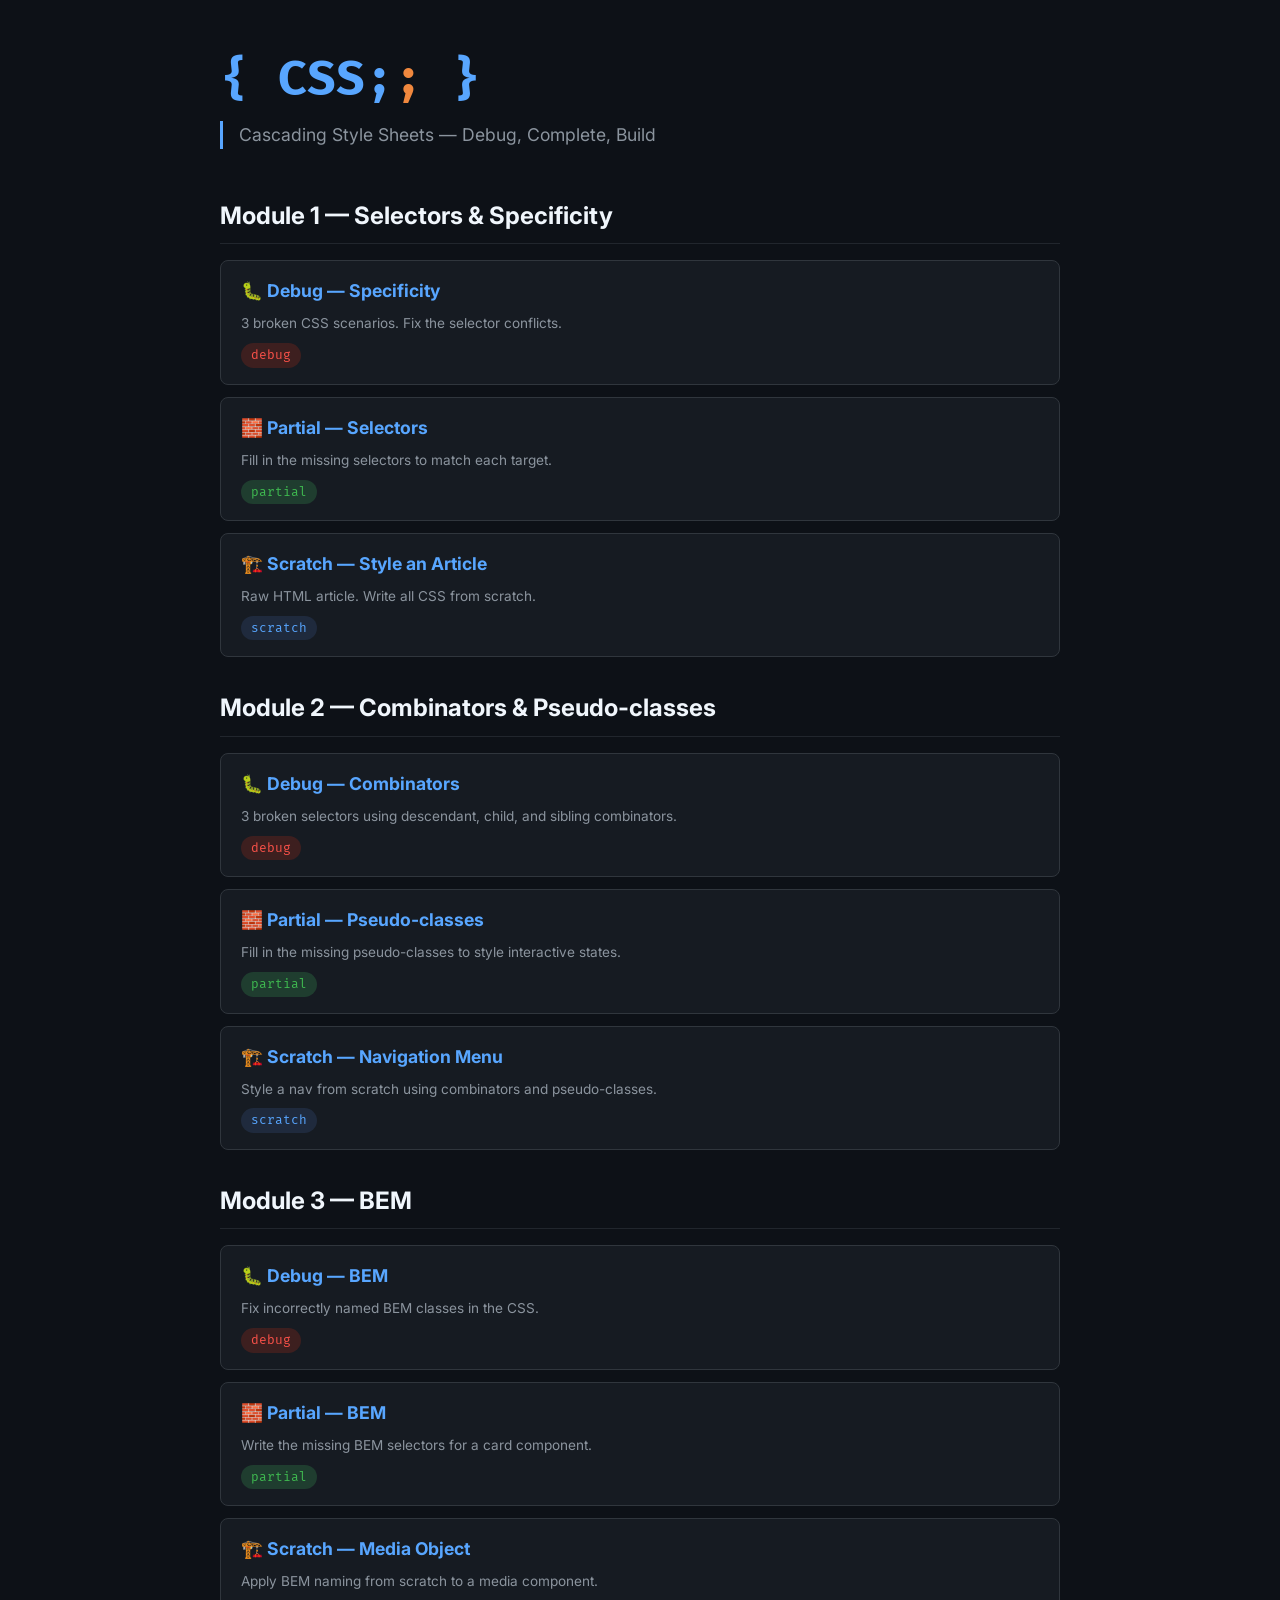
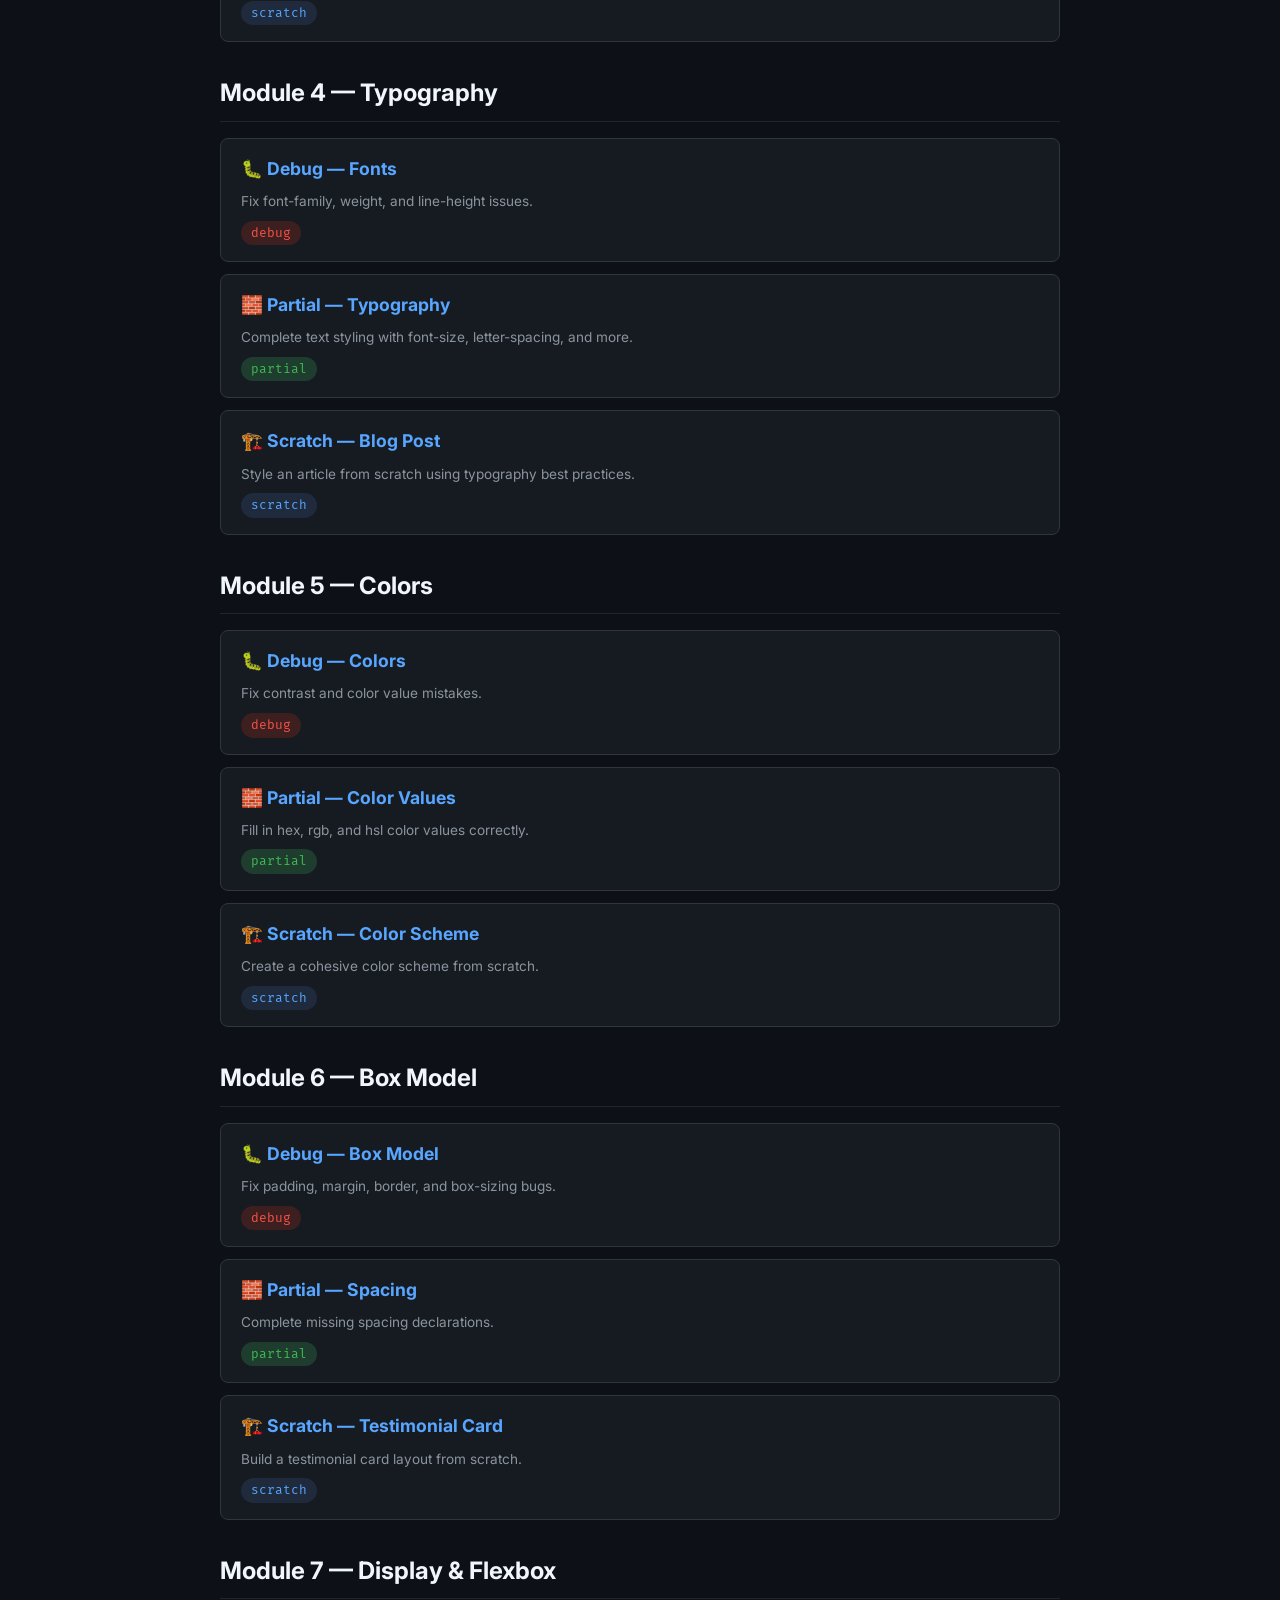
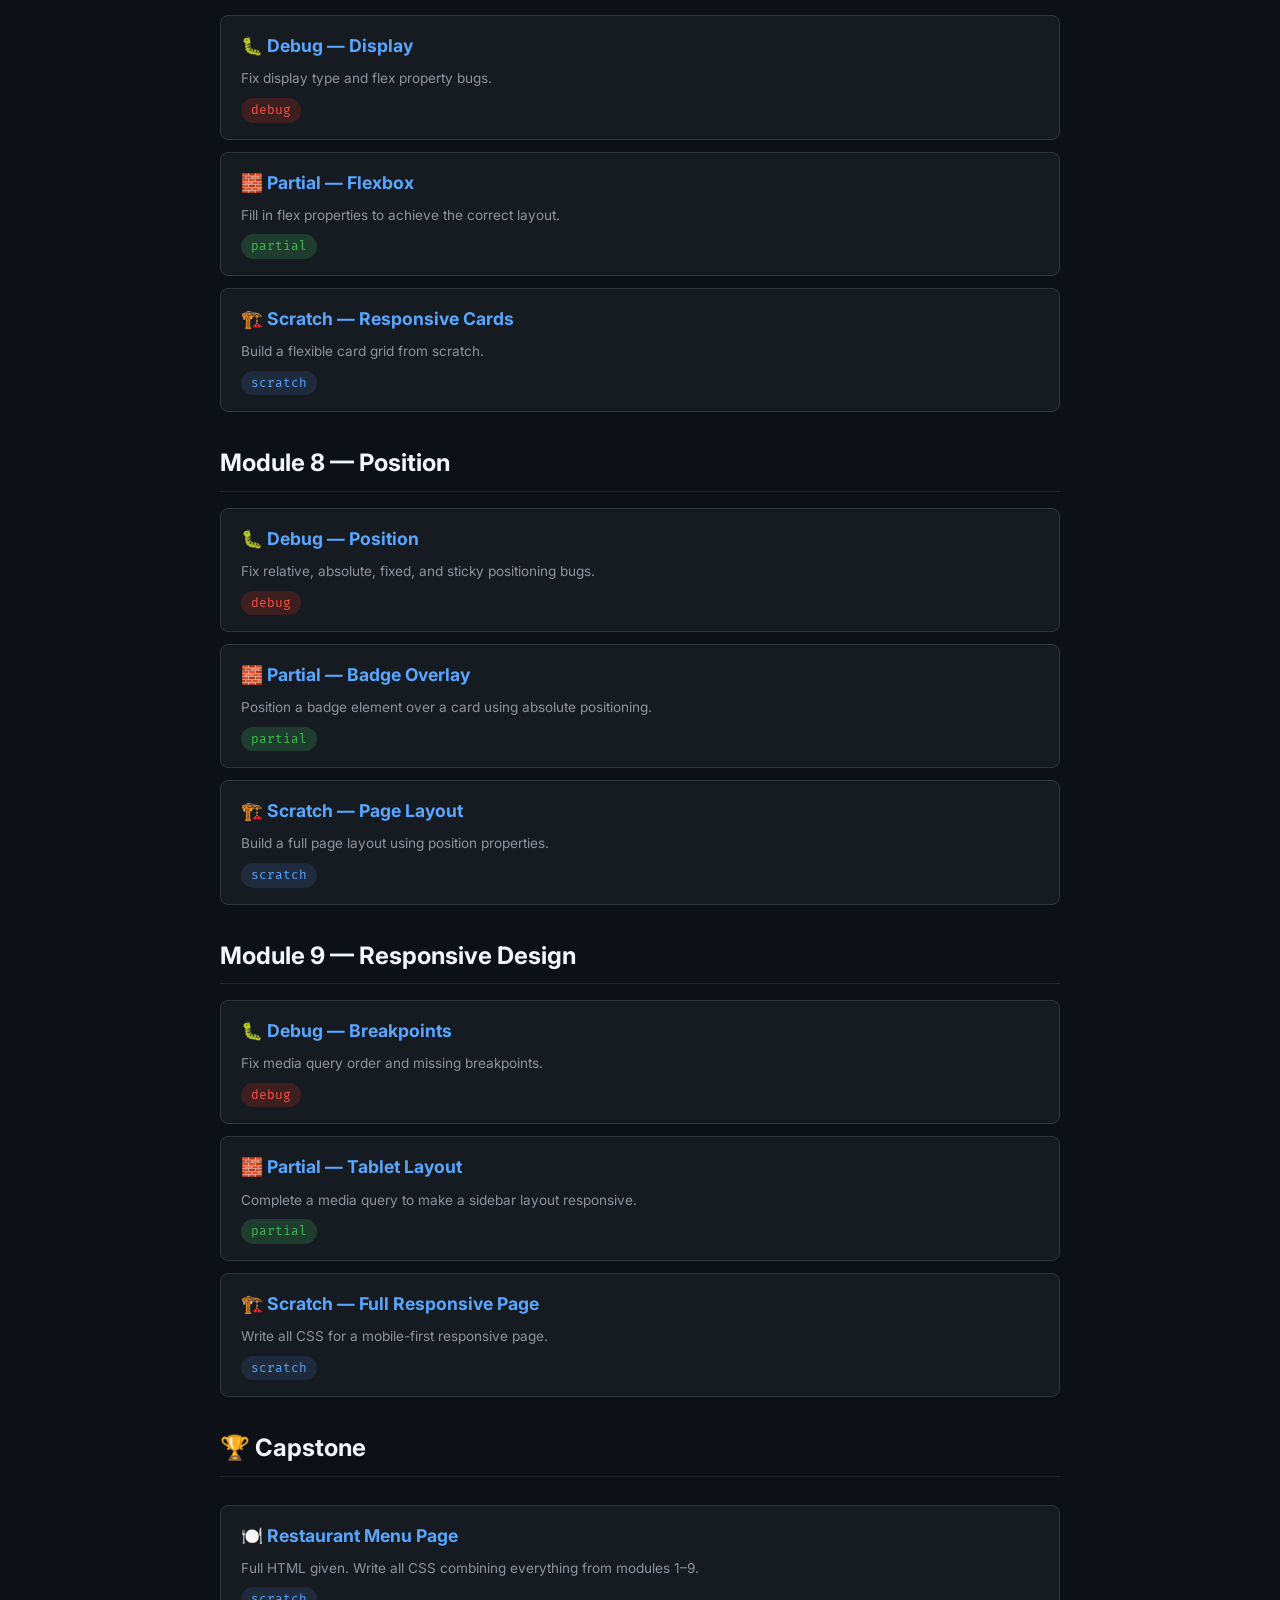
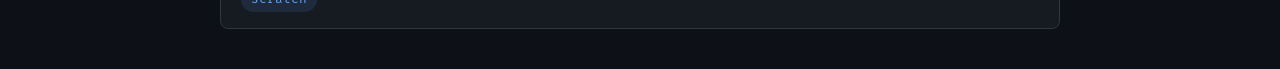
<file: index.html>
<!DOCTYPE html>
<html lang="en">
<head>
  <meta charset="UTF-8">
  <meta name="viewport" content="width=device-width, initial-scale=1.0">
  <title>{ CSS; } — Course Hub</title>
  <link rel="preconnect" href="https://fonts.googleapis.com">
  <link href="https://fonts.googleapis.com/css2?family=Fira+Mono:wght@500;700&family=Inter:wght@400;600;700&display=swap" rel="stylesheet">
  <style>
    * { margin: 0; padding: 0; box-sizing: border-box; }
    body { font-family: 'Inter', sans-serif; background: #0d1117; color: #e6edf3; line-height: 1.6; padding: 40px 24px; }
    .container { max-width: 840px; margin: 0 auto; }
    h1 { font-family: 'Fira Mono', monospace; font-size: 3rem; color: #58a6ff; margin-bottom: 4px; }
    h1 span { color: #f0883e; }
    .subtitle { color: #8b949e; font-size: 1.1rem; margin-bottom: 48px; border-left: 3px solid #58a6ff; padding-left: 16px; }
    h2 { font-size: 1.5rem; color: #f0f6fc; margin: 32px 0 16px; padding-bottom: 8px; border-bottom: 1px solid #21262d; }
    .module-grid { display: flex; flex-direction: column; gap: 12px; }
    .module { background: #161b22; border: 1px solid #30363d; border-radius: 8px; padding: 16px 20px; transition: border-color 0.2s; }
    .module:hover { border-color: #58a6ff; }
    .module h3 { font-size: 1.1rem; margin-bottom: 8px; }
    .module h3 a { color: #58a6ff; text-decoration: none; }
    .module h3 a:hover { text-decoration: underline; }
    .module .meta { font-size: 0.85rem; color: #8b949e; }
    .ex-list { display: flex; gap: 8px; flex-wrap: wrap; margin-top: 8px; }
    .ex-tag { font-family: 'Fira Mono', monospace; font-size: 0.8rem; padding: 2px 10px; border-radius: 20px; background: #21262d; color: #8b949e; }
    .ex-tag.debug { background: #3d1f1f; color: #f85149; }
    .ex-tag.partial { background: #1f3d2f; color: #3fb950; }
    .ex-tag.scratch { background: #1f2a3d; color: #58a6ff; }
    .capstone { margin-top: 12px; }
  </style>
</head>
<body>
  <div class="container">
    <h1>{ CSS;<span>;</span> }</h1>
    <div class="subtitle">Cascading Style Sheets — Debug, Complete, Build</div>

    <h2>Module 1 — Selectors &amp; Specificity</h2>
    <div class="module-grid">
      <div class="module">
        <h3><a href="exercises/module-01-selectors/exercise-specificity.html">🐛 Debug — Specificity</a></h3>
        <div class="meta">3 broken CSS scenarios. Fix the selector conflicts.</div>
        <div class="ex-list"><span class="ex-tag debug">debug</span></div>
      </div>
      <div class="module">
        <h3><a href="exercises/module-01-selectors/partial-selectors.html">🧱 Partial — Selectors</a></h3>
        <div class="meta">Fill in the missing selectors to match each target.</div>
        <div class="ex-list"><span class="ex-tag partial">partial</span></div>
      </div>
      <div class="module">
        <h3><a href="exercises/module-01-selectors/scratch-style-article.html">🏗️ Scratch — Style an Article</a></h3>
        <div class="meta">Raw HTML article. Write all CSS from scratch.</div>
        <div class="ex-list"><span class="ex-tag scratch">scratch</span></div>
      </div>
    </div>

    <h2>Module 2 — Combinators &amp; Pseudo-classes</h2>
    <div class="module-grid">
      <div class="module">
        <h3><a href="exercises/module-02-combinators/exercise-combinators.html">🐛 Debug — Combinators</a></h3>
        <div class="meta">3 broken selectors using descendant, child, and sibling combinators.</div>
        <div class="ex-list"><span class="ex-tag debug">debug</span></div>
      </div>
      <div class="module">
        <h3><a href="exercises/module-02-combinators/partial-pseudo.html">🧱 Partial — Pseudo-classes</a></h3>
        <div class="meta">Fill in the missing pseudo-classes to style interactive states.</div>
        <div class="ex-list"><span class="ex-tag partial">partial</span></div>
      </div>
      <div class="module">
        <h3><a href="exercises/module-02-combinators/scratch-menu.html">🏗️ Scratch — Navigation Menu</a></h3>
        <div class="meta">Style a nav from scratch using combinators and pseudo-classes.</div>
        <div class="ex-list"><span class="ex-tag scratch">scratch</span></div>
      </div>
    </div>

    <h2>Module 3 — BEM</h2>
    <div class="module-grid">
      <div class="module">
        <h3><a href="exercises/module-03-bem/exercise-bem.html">🐛 Debug — BEM</a></h3>
        <div class="meta">Fix incorrectly named BEM classes in the CSS.</div>
        <div class="ex-list"><span class="ex-tag debug">debug</span></div>
      </div>
      <div class="module">
        <h3><a href="exercises/module-03-bem/partial-bem.html">🧱 Partial — BEM</a></h3>
        <div class="meta">Write the missing BEM selectors for a card component.</div>
        <div class="ex-list"><span class="ex-tag partial">partial</span></div>
      </div>
      <div class="module">
        <h3><a href="exercises/module-03-bem/scratch-bem.html">🏗️ Scratch — Media Object</a></h3>
        <div class="meta">Apply BEM naming from scratch to a media component.</div>
        <div class="ex-list"><span class="ex-tag scratch">scratch</span></div>
      </div>
    </div>

    <h2>Module 4 — Typography</h2>
    <div class="module-grid">
      <div class="module">
        <h3><a href="exercises/module-04-typography/exercise-font.html">🐛 Debug — Fonts</a></h3>
        <div class="meta">Fix font-family, weight, and line-height issues.</div>
        <div class="ex-list"><span class="ex-tag debug">debug</span></div>
      </div>
      <div class="module">
        <h3><a href="exercises/module-04-typography/partial-typography.html">🧱 Partial — Typography</a></h3>
        <div class="meta">Complete text styling with font-size, letter-spacing, and more.</div>
        <div class="ex-list"><span class="ex-tag partial">partial</span></div>
      </div>
      <div class="module">
        <h3><a href="exercises/module-04-typography/scratch-blog-post.html">🏗️ Scratch — Blog Post</a></h3>
        <div class="meta">Style an article from scratch using typography best practices.</div>
        <div class="ex-list"><span class="ex-tag scratch">scratch</span></div>
      </div>
    </div>

    <h2>Module 5 — Colors</h2>
    <div class="module-grid">
      <div class="module">
        <h3><a href="exercises/module-05-colors/exercise-color.html">🐛 Debug — Colors</a></h3>
        <div class="meta">Fix contrast and color value mistakes.</div>
        <div class="ex-list"><span class="ex-tag debug">debug</span></div>
      </div>
      <div class="module">
        <h3><a href="exercises/module-05-colors/partial-color-values.html">🧱 Partial — Color Values</a></h3>
        <div class="meta">Fill in hex, rgb, and hsl color values correctly.</div>
        <div class="ex-list"><span class="ex-tag partial">partial</span></div>
      </div>
      <div class="module">
        <h3><a href="exercises/module-05-colors/scratch-color-scheme.html">🏗️ Scratch — Color Scheme</a></h3>
        <div class="meta">Create a cohesive color scheme from scratch.</div>
        <div class="ex-list"><span class="ex-tag scratch">scratch</span></div>
      </div>
    </div>

    <h2>Module 6 — Box Model</h2>
    <div class="module-grid">
      <div class="module">
        <h3><a href="exercises/module-06-box-model/exercise-box.html">🐛 Debug — Box Model</a></h3>
        <div class="meta">Fix padding, margin, border, and box-sizing bugs.</div>
        <div class="ex-list"><span class="ex-tag debug">debug</span></div>
      </div>
      <div class="module">
        <h3><a href="exercises/module-06-box-model/partial-spacing.html">🧱 Partial — Spacing</a></h3>
        <div class="meta">Complete missing spacing declarations.</div>
        <div class="ex-list"><span class="ex-tag partial">partial</span></div>
      </div>
      <div class="module">
        <h3><a href="exercises/module-06-box-model/scratch-testimonial.html">🏗️ Scratch — Testimonial Card</a></h3>
        <div class="meta">Build a testimonial card layout from scratch.</div>
        <div class="ex-list"><span class="ex-tag scratch">scratch</span></div>
      </div>
    </div>

    <h2>Module 7 — Display &amp; Flexbox</h2>
    <div class="module-grid">
      <div class="module">
        <h3><a href="exercises/module-07-display-flexbox/exercise-display.html">🐛 Debug — Display</a></h3>
        <div class="meta">Fix display type and flex property bugs.</div>
        <div class="ex-list"><span class="ex-tag debug">debug</span></div>
      </div>
      <div class="module">
        <h3><a href="exercises/module-07-display-flexbox/partial-flexbox.html">🧱 Partial — Flexbox</a></h3>
        <div class="meta">Fill in flex properties to achieve the correct layout.</div>
        <div class="ex-list"><span class="ex-tag partial">partial</span></div>
      </div>
      <div class="module">
        <h3><a href="exercises/module-07-display-flexbox/scratch-responsive-cards.html">🏗️ Scratch — Responsive Cards</a></h3>
        <div class="meta">Build a flexible card grid from scratch.</div>
        <div class="ex-list"><span class="ex-tag scratch">scratch</span></div>
      </div>
    </div>

    <h2>Module 8 — Position</h2>
    <div class="module-grid">
      <div class="module">
        <h3><a href="exercises/module-08-position/exercise-position.html">🐛 Debug — Position</a></h3>
        <div class="meta">Fix relative, absolute, fixed, and sticky positioning bugs.</div>
        <div class="ex-list"><span class="ex-tag debug">debug</span></div>
      </div>
      <div class="module">
        <h3><a href="exercises/module-08-position/partial-badge.html">🧱 Partial — Badge Overlay</a></h3>
        <div class="meta">Position a badge element over a card using absolute positioning.</div>
        <div class="ex-list"><span class="ex-tag partial">partial</span></div>
      </div>
      <div class="module">
        <h3><a href="exercises/module-08-position/scratch-page-layout.html">🏗️ Scratch — Page Layout</a></h3>
        <div class="meta">Build a full page layout using position properties.</div>
        <div class="ex-list"><span class="ex-tag scratch">scratch</span></div>
      </div>
    </div>

    <h2>Module 9 — Responsive Design</h2>
    <div class="module-grid">
      <div class="module">
        <h3><a href="exercises/module-09-responsive/exercise-breakpoints.html">🐛 Debug — Breakpoints</a></h3>
        <div class="meta">Fix media query order and missing breakpoints.</div>
        <div class="ex-list"><span class="ex-tag debug">debug</span></div>
      </div>
      <div class="module">
        <h3><a href="exercises/module-09-responsive/partial-tablet.html">🧱 Partial — Tablet Layout</a></h3>
        <div class="meta">Complete a media query to make a sidebar layout responsive.</div>
        <div class="ex-list"><span class="ex-tag partial">partial</span></div>
      </div>
      <div class="module">
        <h3><a href="exercises/module-09-responsive/scratch-full-responsive.css">🏗️ Scratch — Full Responsive Page</a></h3>
        <div class="meta">Write all CSS for a mobile-first responsive page.</div>
        <div class="ex-list"><span class="ex-tag scratch">scratch</span></div>
      </div>
    </div>

    <h2>🏆 Capstone</h2>
    <div class="module-grid">
      <div class="module capstone">
        <h3><a href="exercises/capstone-restaurant/index.html">🍽️ Restaurant Menu Page</a></h3>
        <div class="meta">Full HTML given. Write all CSS combining everything from modules 1–9.</div>
        <div class="ex-list"><span class="ex-tag scratch">scratch</span></div>
      </div>
    </div>
  </div>
</body>
</html>
</file>
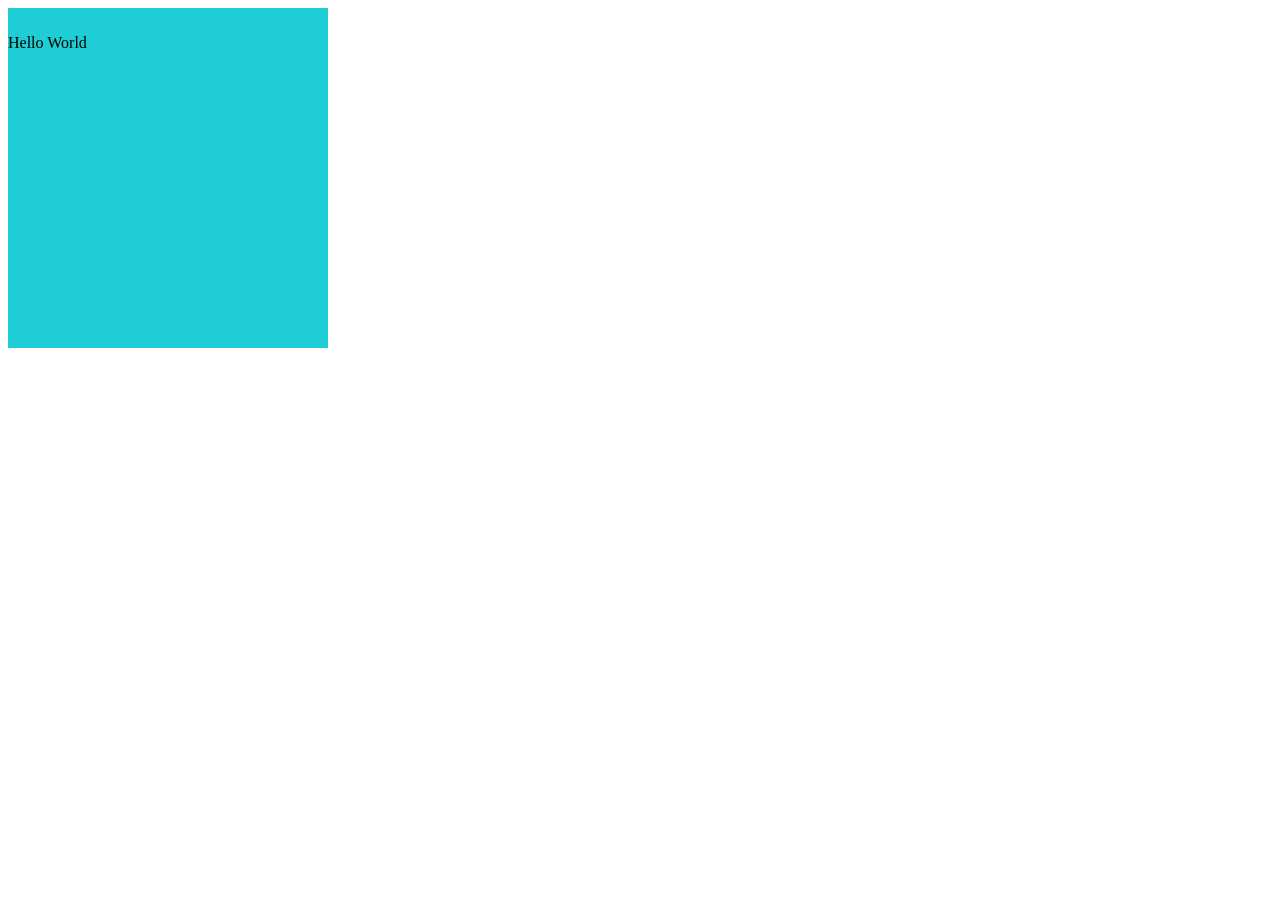
<file: boxmodel/index.html>
<!DOCTYPE html>
<html lang="en">
<head>
    <meta charset="UTF-8">
    <meta name="viewport" content="width=device-width, initial-scale=1.0">
    <title>Document</title>
    <link rel="stylesheet" href="index.css">
</head>
<body>
    <div>
        <p>Hello World</p>
    </div>
</body>
</html>
</file>
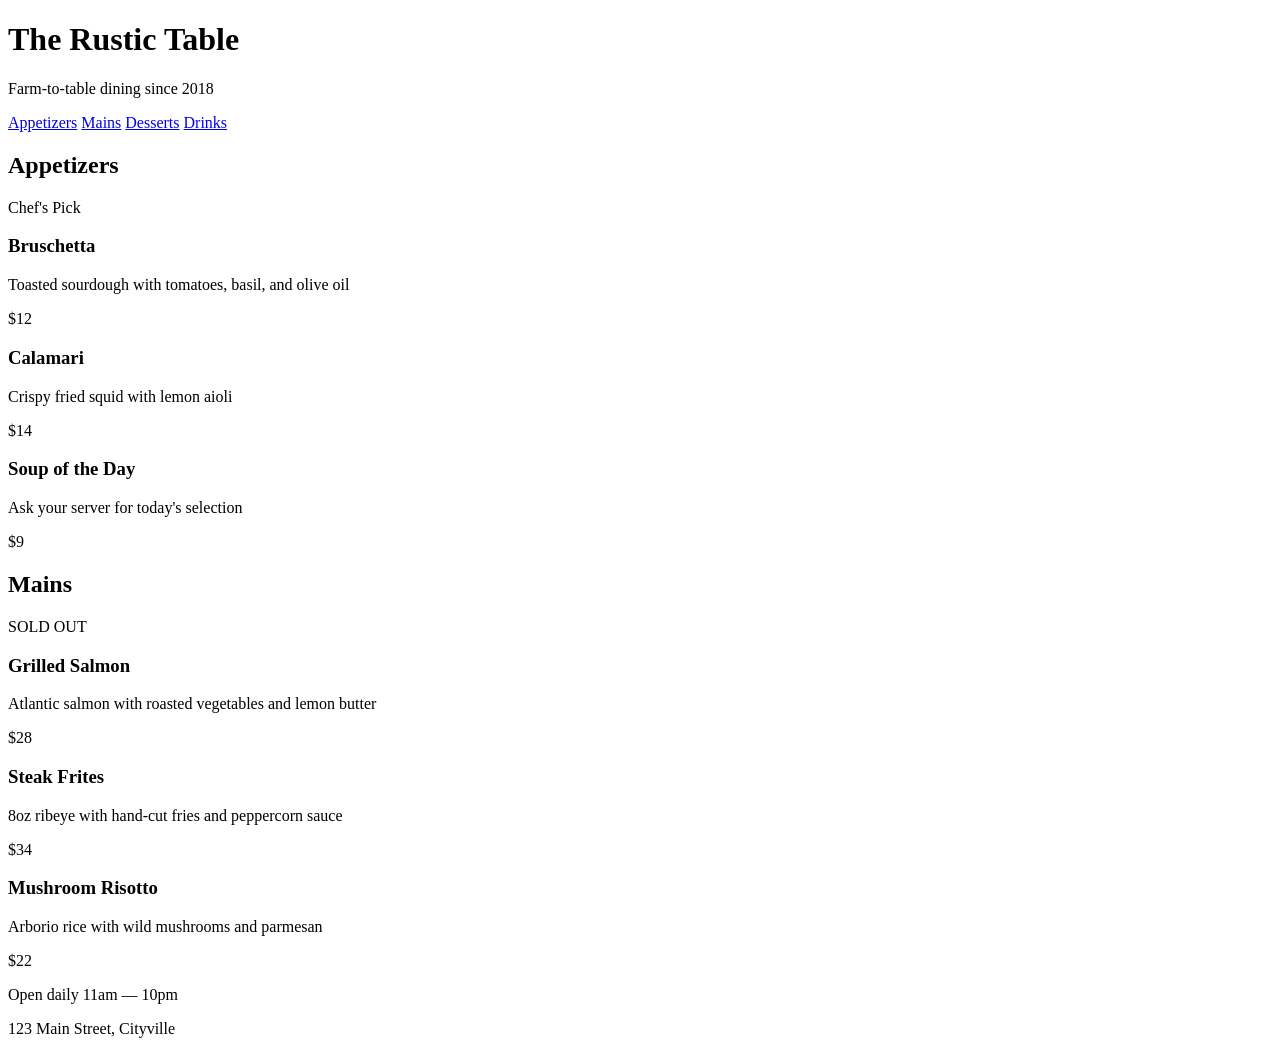
<file: exercises/capstone-restaurant/index.html>
<!DOCTYPE html>
<html lang="en">
<head>
  <meta charset="UTF-8">
  <meta name="viewport" content="width=device-width, initial-scale=1.0">
  <title>🍽️ Restaurant Menu</title>
  <link rel="stylesheet" href="style.css">
</head>
<body>

  <header class="header">
    <h1 class="header__title">The Rustic Table</h1>
    <p class="header__subtitle">Farm-to-table dining since 2018</p>
  </header>

  <nav class="nav">
    <a href="#" class="nav__link">Appetizers</a>
    <a href="#" class="nav__link">Mains</a>
    <a href="#" class="nav__link">Desserts</a>
    <a href="#" class="nav__link">Drinks</a>
  </nav>

  <main class="menu">
    <section class="menu__section">
      <h2 class="menu__heading">Appetizers</h2>
      <div class="menu__grid">
        <div class="menu-item">
          <span class="menu-item__badge">Chef's Pick</span>
          <h3 class="menu-item__name">Bruschetta</h3>
          <p class="menu-item__desc">Toasted sourdough with tomatoes, basil, and olive oil</p>
          <span class="menu-item__price">$12</span>
        </div>
        <div class="menu-item">
          <h3 class="menu-item__name">Calamari</h3>
          <p class="menu-item__desc">Crispy fried squid with lemon aioli</p>
          <span class="menu-item__price">$14</span>
        </div>
        <div class="menu-item">
          <h3 class="menu-item__name">Soup of the Day</h3>
          <p class="menu-item__desc">Ask your server for today's selection</p>
          <span class="menu-item__price">$9</span>
        </div>
      </div>
    </section>

    <section class="menu__section">
      <h2 class="menu__heading">Mains</h2>
      <div class="menu__grid">
        <div class="menu-item">
          <span class="menu-item__badge menu-item__badge--sold">SOLD OUT</span>
          <h3 class="menu-item__name">Grilled Salmon</h3>
          <p class="menu-item__desc">Atlantic salmon with roasted vegetables and lemon butter</p>
          <span class="menu-item__price">$28</span>
        </div>
        <div class="menu-item">
          <h3 class="menu-item__name">Steak Frites</h3>
          <p class="menu-item__desc">8oz ribeye with hand-cut fries and peppercorn sauce</p>
          <span class="menu-item__price">$34</span>
        </div>
        <div class="menu-item">
          <h3 class="menu-item__name">Mushroom Risotto</h3>
          <p class="menu-item__desc">Arborio rice with wild mushrooms and parmesan</p>
          <span class="menu-item__price">$22</span>
        </div>
      </div>
    </section>
  </main>

  <footer class="footer">
    <p class="footer__text">Open daily 11am — 10pm</p>
    <p class="footer__text">123 Main Street, Cityville</p>
  </footer>

</body>
</html>
</file>
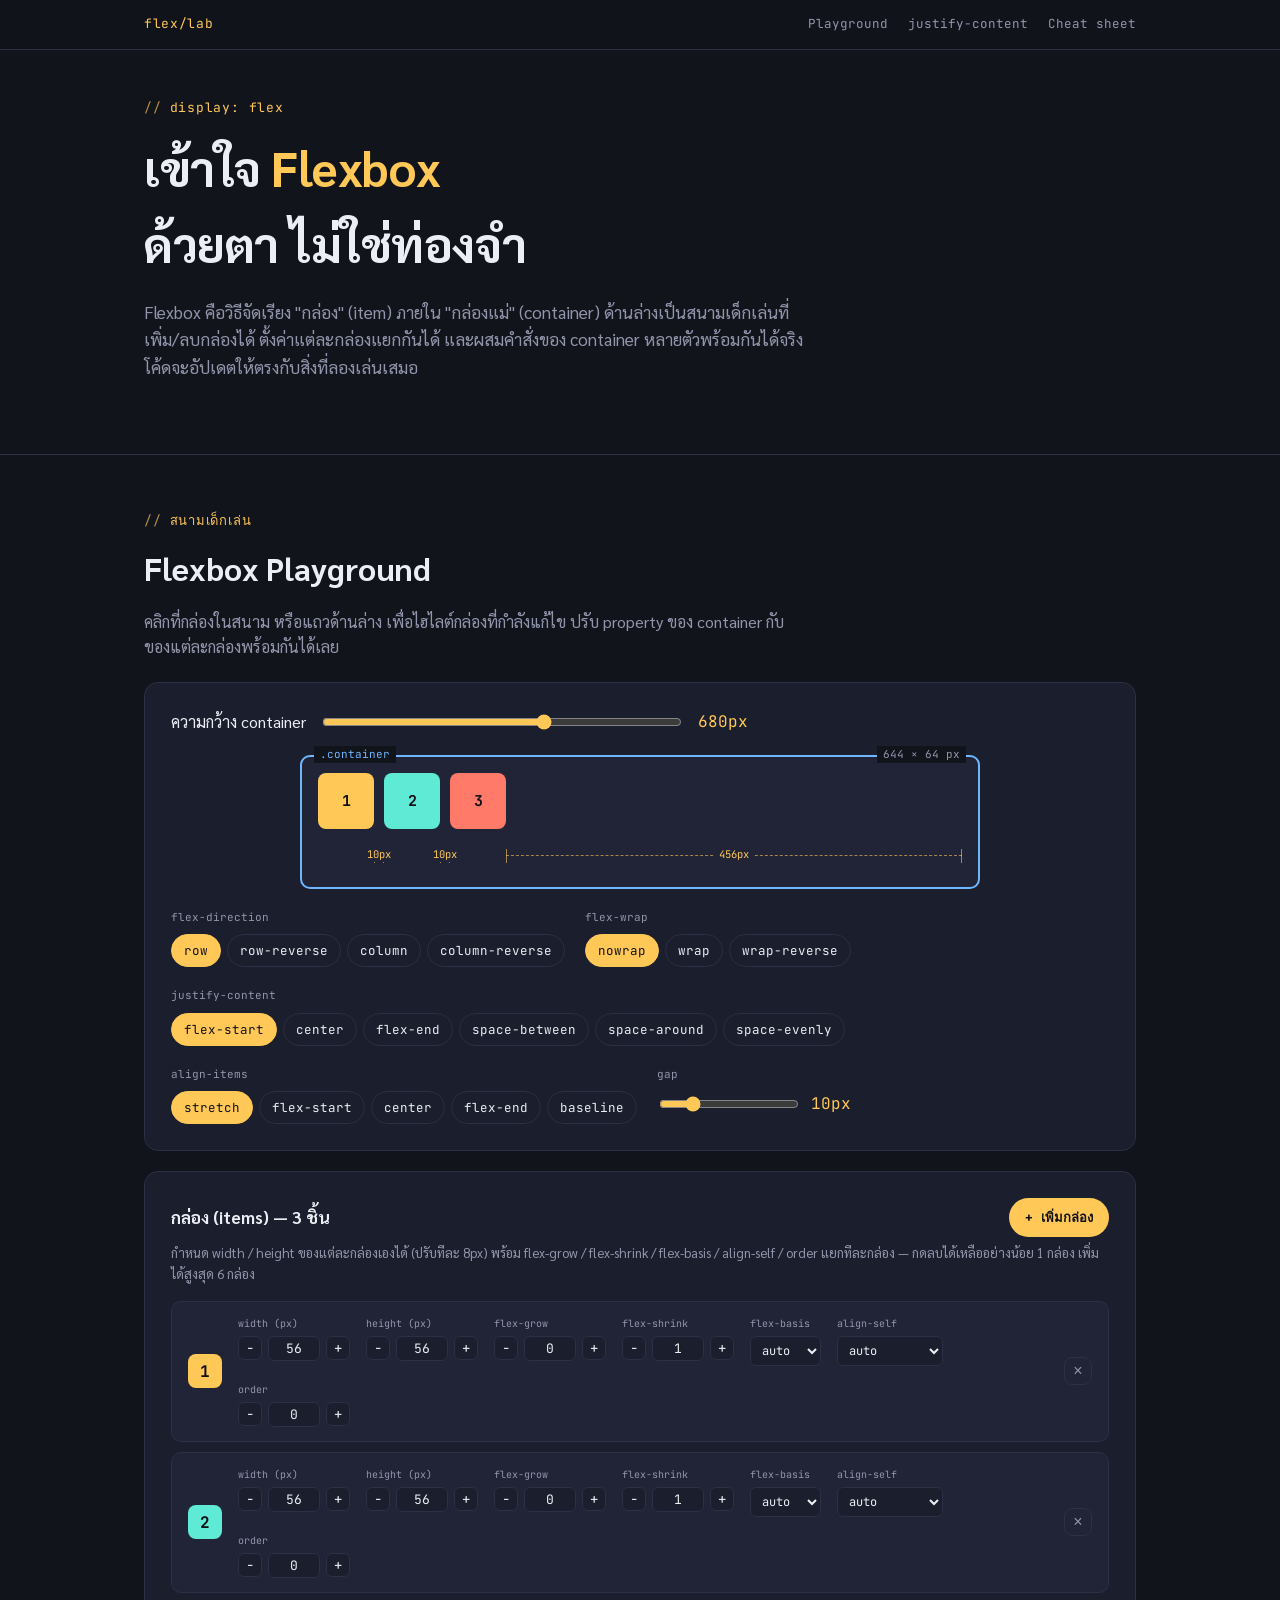
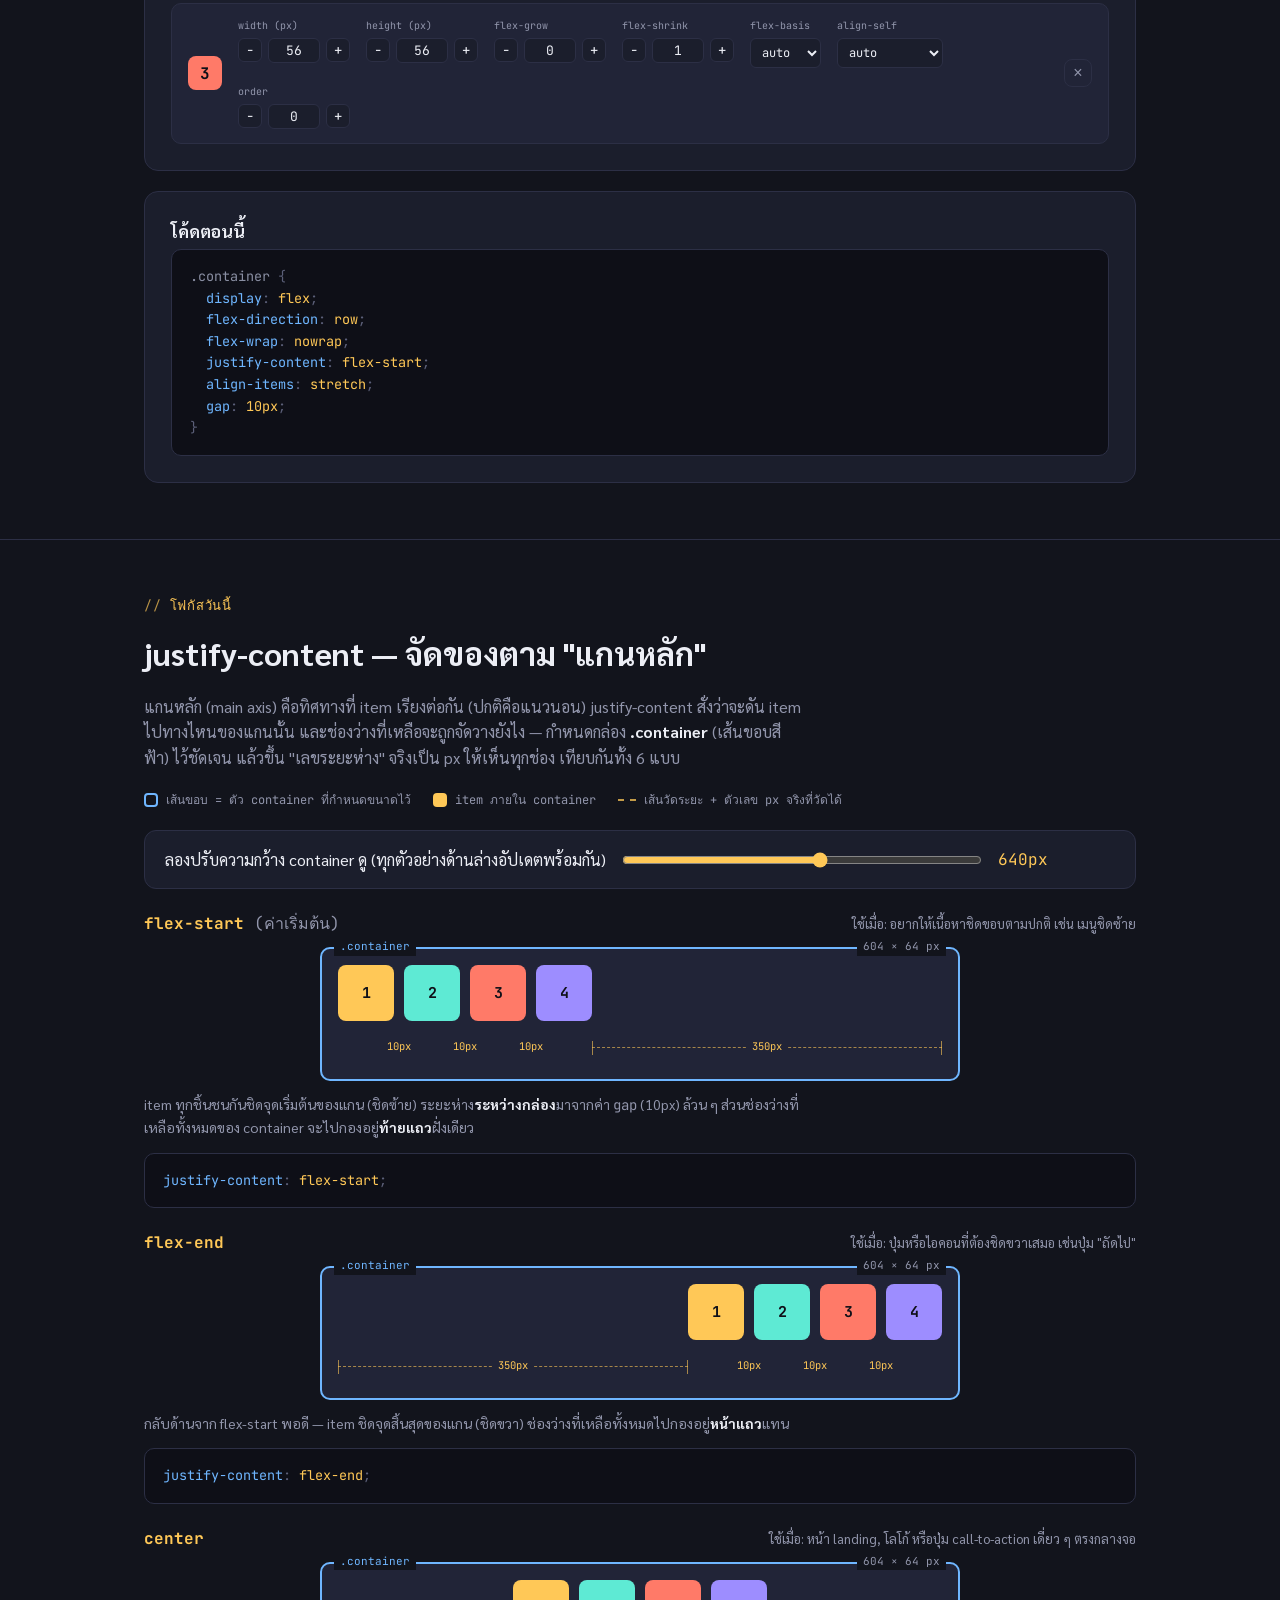
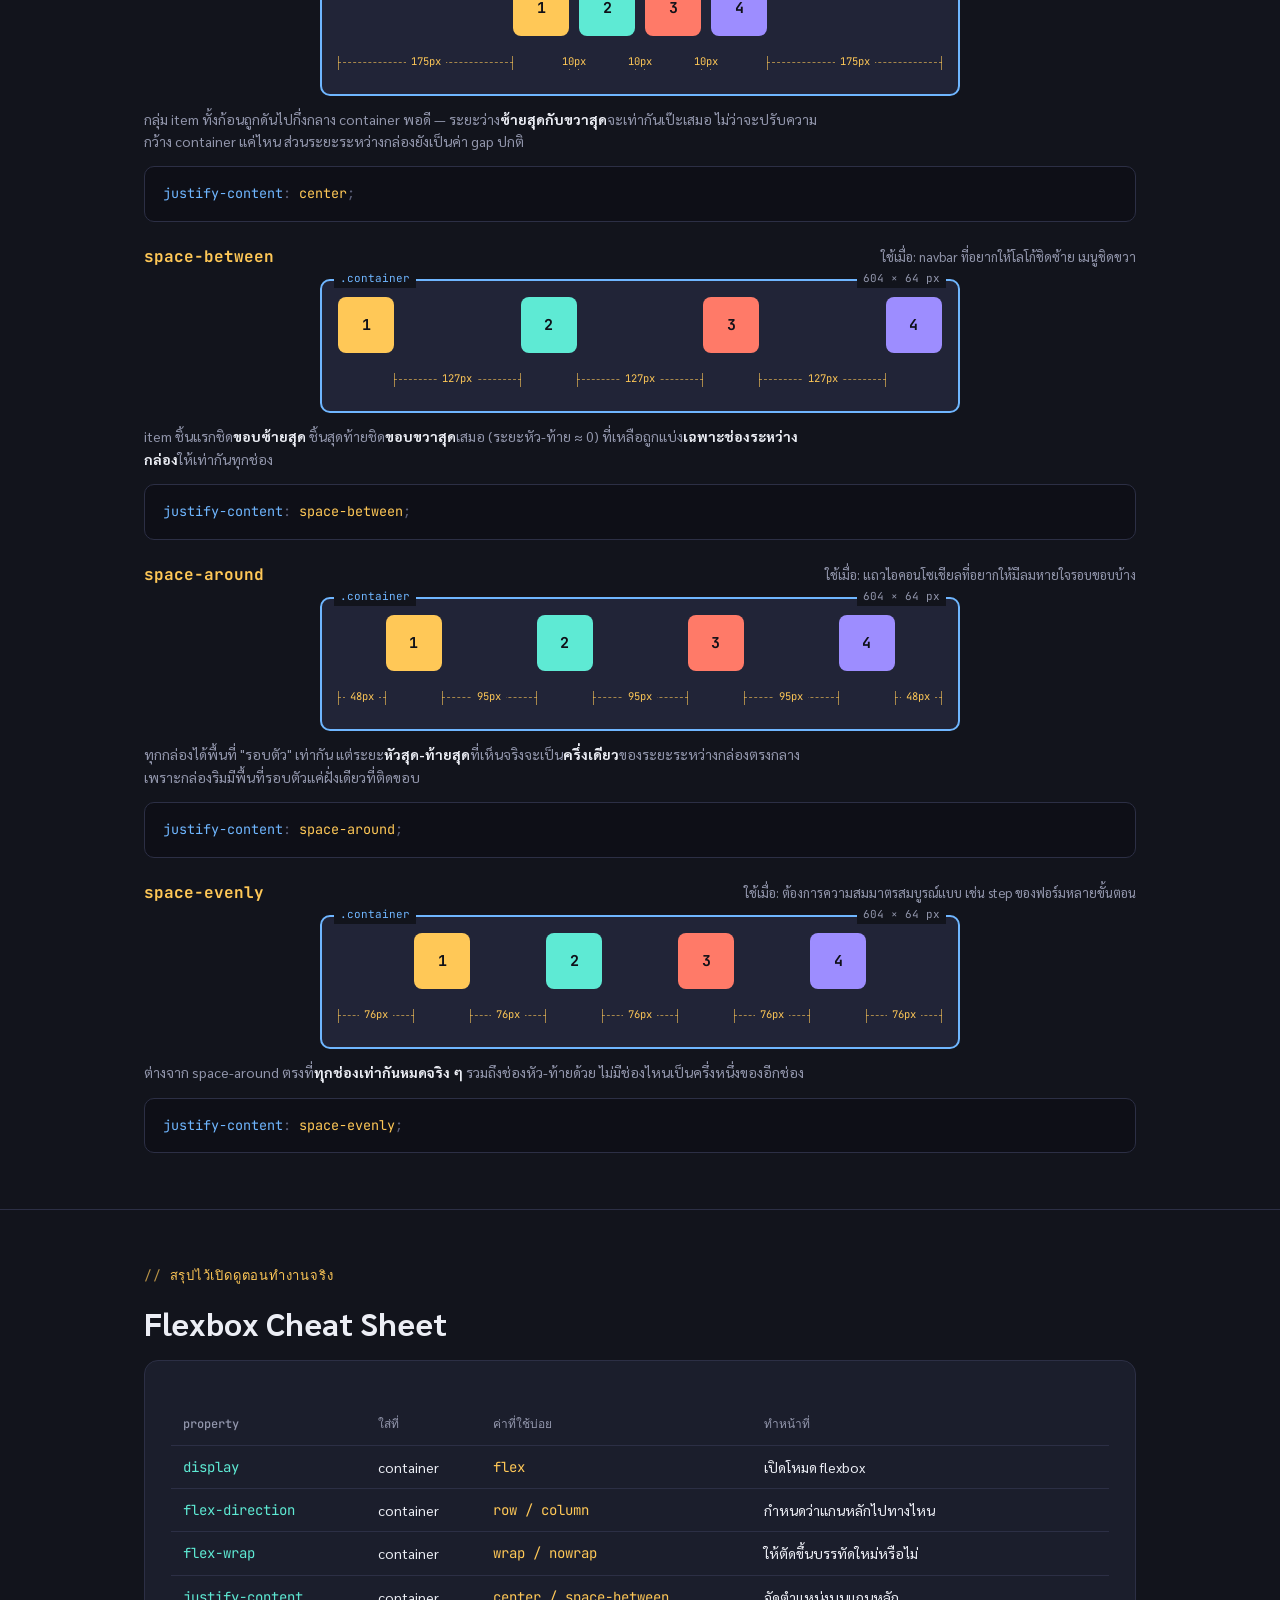
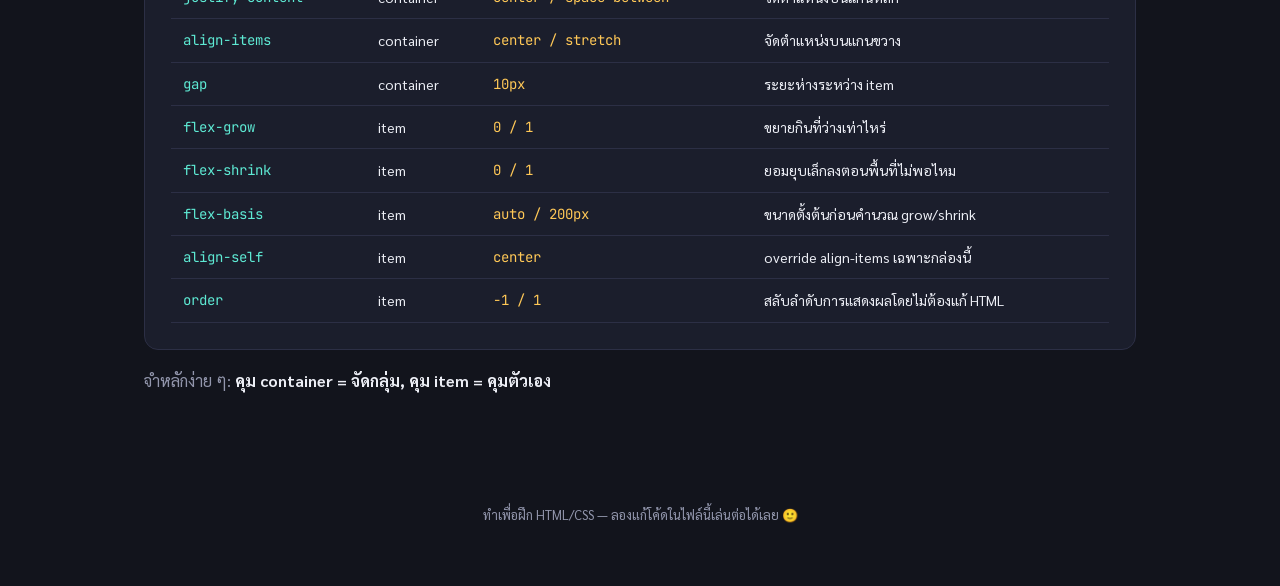
<file: Justify_content_ex.html>
<!DOCTYPE html>
<html lang="th">
<head>
<meta charset="UTF-8">
<meta name="viewport" content="width=device-width, initial-scale=1.0">
<title>CSS Flexbox Playground — เรียนรู้ด้วยภาพ ลองเองได้</title>
<link rel="preconnect" href="https://fonts.googleapis.com">
<link href="https://fonts.googleapis.com/css2?family=Sarabun:wght@400;500;600;700&family=JetBrains+Mono:wght@400;500;700&display=swap" rel="stylesheet">
<style>
  :root{
    --bg:#12141c;
    --panel:#1b1e2c;
    --panel-2:#212437;
    --border:#2c2f45;
    --text:#eceef5;
    --muted:#9296ac;
    --amber:#ffc857;
    --teal:#5eead4;
    --coral:#ff7a68;
    --violet:#9d8dff;
    --sky:#6fb6ff;
  }
  *{box-sizing:border-box;}
  html{scroll-behavior:smooth;}
  body{margin:0; background:var(--bg); color:var(--text); font-family:'Sarabun', sans-serif; line-height:1.6;}
  code, .mono{font-family:'JetBrains Mono', monospace;}

  .wrap{max-width:1040px; margin:0 auto; padding:0 24px;}
  section{padding:56px 0;}
  section + section{border-top:1px solid var(--border);}

  h1,h2,h3{font-family:'Sarabun', sans-serif; font-weight:700; margin:0 0 12px;}
  .eyebrow{
    font-family:'JetBrains Mono', monospace; color:var(--amber); font-size:13px;
    letter-spacing:.06em; text-transform:lowercase; margin-bottom:10px;
    display:flex; align-items:center; gap:8px;
  }
  .eyebrow::before{content:"//"; opacity:.7;}
  h2{font-size:clamp(24px,3.4vw,32px);}
  p.lead{color:var(--muted); font-size:16px; max-width:660px;}

  /* ---------- top nav ---------- */
  .topnav{position:sticky; top:0; z-index:50; background:rgba(18,20,28,.92); backdrop-filter:blur(8px); border-bottom:1px solid var(--border);}
  .navwrap{display:flex; align-items:center; justify-content:space-between; padding:14px 24px; max-width:1040px; margin:0 auto;}
  .navbrand{color:var(--amber); font-size:13px; letter-spacing:.05em;}
  .navlinks{display:flex; gap:20px;}
  .navlinks a{color:var(--muted); text-decoration:none; font-family:'JetBrains Mono',monospace; font-size:12.5px; transition:.15s;}
  .navlinks a:hover{color:var(--text);}

  /* ---------- hero ---------- */
  .hero{padding-top:48px;}
  .hero h1{font-size:clamp(32px,4.6vw,48px); letter-spacing:-0.01em;}
  .hero h1 span{color:var(--amber);}
  .hero p.lead{font-size:17px;}

  /* ---------- panels ---------- */
  .panel{background:var(--panel); border:1px solid var(--border); border-radius:14px; padding:26px;}
  .panel + .panel{margin-top:20px;}
  .panel-header{display:flex; align-items:center; justify-content:space-between; gap:12px; flex-wrap:wrap; margin-bottom:4px;}
  .panel-header h3{margin:0; font-size:17px;}
  .hint{font-size:13px; color:var(--muted); margin:6px 0 16px;}

  /* stage / container box */
  .container-box{
    background:var(--panel-2); border:2px solid var(--sky); border-radius:10px;
    padding:16px; position:relative; margin:0 auto; max-width:100%;
  }
  .container-box .container-tag{position:absolute; top:-11px; left:12px; background:var(--bg); padding:0 6px; font-family:'JetBrains Mono',monospace; font-size:11px; color:var(--sky);}
  .container-box .container-size{position:absolute; top:-11px; right:12px; background:var(--bg); padding:0 6px; font-family:'JetBrains Mono',monospace; font-size:11px; color:var(--muted);}
  .flexline{display:flex; min-height:64px;}

  .item{
    display:flex; align-items:center; justify-content:center;
    min-width:56px; height:56px; border-radius:8px;
    font-family:'JetBrains Mono',monospace; font-weight:700; font-size:15px;
    color:#0f1018; flex-shrink:0; cursor:pointer; transition:outline-color .15s;
    outline:2px solid transparent; outline-offset:2px;
  }
  .item.selected{outline-color:var(--amber);}
  .i1{background:var(--amber);} .i2{background:var(--teal);} .i3{background:var(--coral);}
  .i4{background:var(--violet);} .i5{background:var(--sky);} .i6{background:#ffe08a;}

  /* dimension ruler */
  .dim-ruler{position:relative; height:30px; margin-top:4px;}
  .dim-seg{position:absolute; top:8px; height:14px;}
  .dim-seg .bar{position:absolute; left:0; right:0; top:6px; border-top:1px dashed rgba(255,200,87,.6);}
  .dim-seg .tick{position:absolute; top:0; width:1px; height:14px; background:rgba(255,200,87,.6);}
  .dim-seg .tick.left{left:0;} .dim-seg .tick.right{right:0;}
  .dim-seg .label{
    position:absolute; top:-3px; left:50%; transform:translateX(-50%);
    background:var(--panel-2); padding:0 5px; z-index:2;
    font-family:'JetBrains Mono',monospace; font-size:10.5px; color:var(--amber); white-space:nowrap;
  }

  /* control groups */
  .controls-row{display:flex; flex-wrap:wrap; gap:20px; margin-top:20px;}
  .control-group{display:flex; flex-direction:column; gap:8px;}
  .control-group .glabel{font-family:'JetBrains Mono',monospace; font-size:11px; color:var(--muted);}
  .pillrow{display:flex; flex-wrap:wrap; gap:6px;}
  button.pill{
    font-family:'JetBrains Mono',monospace; font-size:12.5px; color:var(--text); background:transparent;
    border:1px solid var(--border); padding:7px 12px; border-radius:100px; cursor:pointer; transition:.15s ease;
  }
  button.pill:hover{border-color:var(--amber); color:var(--amber);}
  button.pill.active{background:var(--amber); border-color:var(--amber); color:#0f1018;}

  .width-control{display:flex; align-items:center; gap:14px; margin-bottom:20px; flex-wrap:wrap;}
  .width-control input[type=range]{flex:1; accent-color:var(--amber); max-width:360px;}
  .width-control .glabel{margin-bottom:0;}

  input[type=range]{accent-color:var(--amber);}

  /* code readout */
  .codebox{
    background:#0e0f17; border:1px solid var(--border); border-radius:10px;
    padding:16px 18px; font-family:'JetBrains Mono',monospace; font-size:13.5px; overflow-x:auto;
  }
  .codebox .k{color:#8a8fa3;} .codebox .p{color:var(--sky);} .codebox .v{color:var(--amber);} .codebox .punct{color:#5b5f78;}

  /* add box button */
  .add-box-btn{
    font-family:'JetBrains Mono',monospace; font-size:13px; color:#0f1018; background:var(--amber);
    border:none; border-radius:100px; padding:9px 16px; cursor:pointer; font-weight:700; transition:filter .15s;
  }
  .add-box-btn:hover{filter:brightness(1.08);}
  .add-box-btn:disabled{opacity:.35; cursor:not-allowed; filter:none;}

  /* item editor rows */
  .item-row{
    display:flex; align-items:center; gap:16px; flex-wrap:wrap;
    padding:14px 16px; background:var(--panel-2); border:1px solid var(--border); border-radius:10px;
    margin-top:10px; transition:border-color .15s ease; cursor:pointer;
  }
  .item-row.selected{border-color:var(--amber);}
  .item-row .item-id{
    width:34px; height:34px; border-radius:8px; display:flex; align-items:center; justify-content:center;
    font-family:'JetBrains Mono',monospace; font-weight:700; color:#0f1018; flex-shrink:0;
  }
  .item-fields{display:flex; flex-wrap:wrap; gap:16px; flex:1;}
  .item-field{display:flex; flex-direction:column; gap:4px;}
  .item-field .flabel{font-family:'JetBrains Mono',monospace; font-size:10px; color:var(--muted);}
  .stepper{display:flex; align-items:center; gap:6px;}
  .stepper button{
    width:24px; height:24px; border-radius:6px; border:1px solid var(--border); background:var(--panel);
    color:var(--text); cursor:pointer; font-family:'JetBrains Mono',monospace; font-size:14px; line-height:1;
  }
  .stepper button:hover{border-color:var(--amber); color:var(--amber);}
  .stepper .val{min-width:26px; text-align:center; font-family:'JetBrains Mono',monospace; font-size:13px;}
  .stepper-input{
    width:52px; text-align:center; background:var(--panel); border:1px solid var(--border); border-radius:6px;
    color:var(--text); font-family:'JetBrains Mono',monospace; font-size:13px; padding:3px 2px;
  }
  .stepper-input:focus{outline:none; border-color:var(--amber);}
  .stepper-input::-webkit-outer-spin-button, .stepper-input::-webkit-inner-spin-button{-webkit-appearance:none; margin:0;}
  .stepper-input[type=number]{-moz-appearance:textfield;}
  select.mini{
    font-family:'JetBrains Mono',monospace; font-size:12px; color:var(--text);
    background:var(--panel); border:1px solid var(--border); border-radius:6px; padding:5px 7px;
  }
  .remove-btn{
    width:28px; height:28px; border-radius:8px; border:1px solid var(--border); background:transparent;
    color:var(--muted); cursor:pointer; font-size:16px; line-height:1; flex-shrink:0; margin-left:auto;
  }
  .remove-btn:hover{border-color:var(--coral); color:var(--coral);}
  .remove-btn:disabled{opacity:.3; cursor:not-allowed;}

  /* ---------- justify-content deep dive ---------- */
  .jc-intro-diagram{display:flex; gap:22px; flex-wrap:wrap; margin-top:20px; margin-bottom:8px;}
  .jc-legend{display:flex; align-items:center; gap:8px; font-family:'JetBrains Mono',monospace; font-size:12px; color:var(--muted);}
  .jc-legend .swatch{width:14px; height:14px; border-radius:4px;}
  .jc-legend .swatch.box{background:var(--amber);}
  .jc-legend .swatch.line{width:18px; height:2px; border-top:2px dashed rgba(255,200,87,.75); background:none; border-radius:0;}
  .jc-legend .swatch.edge{width:14px; height:14px; border:2px solid var(--sky); background:none;}

  .jc-card{margin-top:22px;}
  .jc-card-head{display:flex; align-items:baseline; justify-content:space-between; gap:12px; flex-wrap:wrap; margin-bottom:10px;}
  .jc-card-head .jc-name{font-family:'JetBrains Mono',monospace; font-weight:700; font-size:16px; color:var(--amber);}
  .jc-card-head .jc-usecase{font-size:13px; color:var(--muted);}
  .jc-explain{margin-top:12px; color:var(--muted); font-size:14px; max-width:680px;}
  .jc-explain b{color:var(--text);}

  /* cheat sheet */
  table.cheat{width:100%; border-collapse:collapse; margin-top:18px;}
  table.cheat th, table.cheat td{text-align:left; padding:10px 12px; border-bottom:1px solid var(--border); font-size:14px; vertical-align:top;}
  table.cheat th{font-family:'JetBrains Mono',monospace; color:var(--muted); font-weight:500; font-size:12px; text-transform:lowercase;}
  table.cheat td.prop{font-family:'JetBrains Mono',monospace; color:var(--teal); white-space:nowrap;}
  table.cheat td.val{font-family:'JetBrains Mono',monospace; color:var(--amber); white-space:nowrap;}

  footer{padding:40px 0 60px; text-align:center; color:var(--muted); font-size:13px;}

  @media (max-width:640px){
    section{padding:40px 0;}
    .panel{padding:18px;}
    .navlinks{gap:12px;}
    .item-row{flex-direction:column; align-items:flex-start;}
    .remove-btn{margin-left:0;}
  }
</style>
</head>
<body>

<nav class="topnav">
  <div class="navwrap">
    <span class="navbrand mono">flex/lab</span>
    <div class="navlinks">
      <a href="#playground">Playground</a>
      <a href="#justify">justify-content</a>
      <a href="#cheatsheet">Cheat sheet</a>
    </div>
  </div>
</nav>

<section class="hero">
  <div class="wrap">
    <div class="eyebrow">display: flex</div>
    <h1>เข้าใจ <span>Flexbox</span><br>ด้วยตา ไม่ใช่ท่องจำ</h1>
    <p class="lead">Flexbox คือวิธีจัดเรียง "กล่อง" (item) ภายใน "กล่องแม่" (container) ด้านล่างเป็นสนามเด็กเล่นที่เพิ่ม/ลบกล่องได้ ตั้งค่าแต่ละกล่องแยกกันได้ และผสมคำสั่งของ container หลายตัวพร้อมกันได้จริง โค้ดจะอัปเดตให้ตรงกับสิ่งที่ลองเล่นเสมอ</p>
  </div>
</section>

<section id="playground">
  <div class="wrap">
    <div class="eyebrow">สนามเด็กเล่น</div>
    <h2>Flexbox Playground</h2>
    <p class="lead">คลิกที่กล่องในสนาม หรือแถวด้านล่าง เพื่อไฮไลต์กล่องที่กำลังแก้ไข ปรับ property ของ container กับของแต่ละกล่องพร้อมกันได้เลย</p>

    <div class="panel" style="margin-top:22px;">
      <div class="width-control">
        <span class="glabel">ความกว้าง container</span>
        <input type="range" id="pg-width-slider" min="320" max="900" value="680">
        <span class="mono" id="pg-width-value" style="color:var(--amber); min-width:56px;">680px</span>
      </div>

      <div class="container-box" id="pg-wrap" style="width:680px;">
        <span class="container-tag">.container</span>
        <span class="container-size" id="pg-flex-size">680 × 64 px</span>
        <div class="flexline" id="pg-flex"></div>
        <div class="dim-ruler" id="pg-ruler"></div>
      </div>

      <div class="controls-row">
        <div class="control-group">
          <span class="glabel">flex-direction</span>
          <div class="pillrow" data-pgprop="flex-direction">
            <button class="pill active" data-value="row">row</button>
            <button class="pill" data-value="row-reverse">row-reverse</button>
            <button class="pill" data-value="column">column</button>
            <button class="pill" data-value="column-reverse">column-reverse</button>
          </div>
        </div>
        <div class="control-group">
          <span class="glabel">flex-wrap</span>
          <div class="pillrow" data-pgprop="flex-wrap">
            <button class="pill active" data-value="nowrap">nowrap</button>
            <button class="pill" data-value="wrap">wrap</button>
            <button class="pill" data-value="wrap-reverse">wrap-reverse</button>
          </div>
        </div>
        <div class="control-group">
          <span class="glabel">justify-content</span>
          <div class="pillrow" data-pgprop="justify-content">
            <button class="pill active" data-value="flex-start">flex-start</button>
            <button class="pill" data-value="center">center</button>
            <button class="pill" data-value="flex-end">flex-end</button>
            <button class="pill" data-value="space-between">space-between</button>
            <button class="pill" data-value="space-around">space-around</button>
            <button class="pill" data-value="space-evenly">space-evenly</button>
          </div>
        </div>
        <div class="control-group">
          <span class="glabel">align-items</span>
          <div class="pillrow" data-pgprop="align-items">
            <button class="pill active" data-value="stretch">stretch</button>
            <button class="pill" data-value="flex-start">flex-start</button>
            <button class="pill" data-value="center">center</button>
            <button class="pill" data-value="flex-end">flex-end</button>
            <button class="pill" data-value="baseline">baseline</button>
          </div>
        </div>
        <div class="control-group">
          <span class="glabel">gap</span>
          <div style="display:flex; align-items:center; gap:10px;">
            <input type="range" id="pg-gap-slider" min="0" max="48" value="10" style="width:140px;">
            <span class="mono" id="pg-gap-value" style="color:var(--amber);">10px</span>
          </div>
        </div>
      </div>
    </div>

    <div class="panel">
      <div class="panel-header">
        <h3>กล่อง (items) — <span id="pg-item-count">3</span> ชิ้น</h3>
        <button class="add-box-btn" id="pg-add-box" type="button">+ เพิ่มกล่อง</button>
      </div>
      <p class="hint">กำหนด width / height ของแต่ละกล่องเองได้ (ปรับทีละ 8px) พร้อม flex-grow / flex-shrink / flex-basis / align-self / order แยกทีละกล่อง — กดลบได้เหลืออย่างน้อย 1 กล่อง เพิ่มได้สูงสุด 6 กล่อง</p>
      <div id="pg-item-list"></div>
    </div>

    <div class="panel">
      <div class="panel-header"><h3>โค้ดตอนนี้</h3></div>
      <div class="codebox" id="pg-code"></div>
    </div>
  </div>
</section>

<section id="justify">
  <div class="wrap">
    <div class="eyebrow">โฟกัสวันนี้</div>
    <h2>justify-content — จัดของตาม "แกนหลัก"</h2>
    <p class="lead">แกนหลัก (main axis) คือทิศทางที่ item เรียงต่อกัน (ปกติคือแนวนอน) justify-content สั่งว่าจะดัน item ไปทางไหนของแกนนั้น และช่องว่างที่เหลือจะถูกจัดวางยังไง — กำหนดกล่อง <b style="color:var(--text)">.container</b> (เส้นขอบสีฟ้า) ไว้ชัดเจน แล้วขึ้น "เลขระยะห่าง" จริงเป็น px ให้เห็นทุกช่อง เทียบกันทั้ง 6 แบบ</p>

    <div class="jc-intro-diagram">
      <span class="jc-legend"><span class="swatch edge"></span> เส้นขอบ = ตัว container ที่กำหนดขนาดไว้</span>
      <span class="jc-legend"><span class="swatch box"></span> item ภายใน container</span>
      <span class="jc-legend"><span class="swatch line"></span> เส้นวัดระยะ + ตัวเลข px จริงที่วัดได้</span>
    </div>

    <div class="width-control" style="background:var(--panel); border:1px solid var(--border); border-radius:12px; padding:16px 20px; margin-top:20px;">
      <span class="glabel">ลองปรับความกว้าง container ดู (ทุกตัวอย่างด้านล่างอัปเดตพร้อมกัน)</span>
      <input type="range" id="jc-width-slider" min="320" max="900" value="640">
      <span class="mono" id="jc-width-value" style="color:var(--amber); min-width:56px;">640px</span>
    </div>

    <div class="jc-card">
      <div class="jc-card-head">
        <span class="jc-name">flex-start <span style="color:var(--muted); font-weight:400;">(ค่าเริ่มต้น)</span></span>
        <span class="jc-usecase">ใช้เมื่อ: อยากให้เนื้อหาชิดขอบตามปกติ เช่น เมนูชิดซ้าย</span>
      </div>
      <div class="container-box" id="jc-wrap-flex-start">
        <span class="container-tag">.container</span>
        <span class="container-size" id="jc-flex-flex-start-size">640 × 64 px</span>
        <div class="flexline" id="jc-flex-flex-start" style="justify-content:flex-start; gap:10px;">
          <div class="item i1">1</div><div class="item i2">2</div><div class="item i3">3</div><div class="item i4">4</div>
        </div>
        <div class="dim-ruler" id="jc-ruler-flex-start"></div>
      </div>
      <p class="jc-explain">item ทุกชิ้นชนกันชิดจุดเริ่มต้นของแกน (ชิดซ้าย) ระยะห่าง<b>ระหว่างกล่อง</b>มาจากค่า <code class="mono">gap</code> (10px) ล้วน ๆ ส่วนช่องว่างที่เหลือทั้งหมดของ container จะไปกองอยู่<b>ท้ายแถว</b>ฝั่งเดียว</p>
      <div class="codebox"><span class="p">justify-content</span><span class="punct">:</span> <span class="v">flex-start</span><span class="punct">;</span></div>
    </div>

    <div class="jc-card">
      <div class="jc-card-head">
        <span class="jc-name">flex-end</span>
        <span class="jc-usecase">ใช้เมื่อ: ปุ่มหรือไอคอนที่ต้องชิดขวาเสมอ เช่นปุ่ม "ถัดไป"</span>
      </div>
      <div class="container-box" id="jc-wrap-flex-end">
        <span class="container-tag">.container</span>
        <span class="container-size" id="jc-flex-flex-end-size">640 × 64 px</span>
        <div class="flexline" id="jc-flex-flex-end" style="justify-content:flex-end; gap:10px;">
          <div class="item i1">1</div><div class="item i2">2</div><div class="item i3">3</div><div class="item i4">4</div>
        </div>
        <div class="dim-ruler" id="jc-ruler-flex-end"></div>
      </div>
      <p class="jc-explain">กลับด้านจาก flex-start พอดี — item ชิดจุดสิ้นสุดของแกน (ชิดขวา) ช่องว่างที่เหลือทั้งหมดไปกองอยู่<b>หน้าแถว</b>แทน</p>
      <div class="codebox"><span class="p">justify-content</span><span class="punct">:</span> <span class="v">flex-end</span><span class="punct">;</span></div>
    </div>

    <div class="jc-card">
      <div class="jc-card-head">
        <span class="jc-name">center</span>
        <span class="jc-usecase">ใช้เมื่อ: หน้า landing, โลโก้ หรือปุ่ม call-to-action เดี่ยว ๆ ตรงกลางจอ</span>
      </div>
      <div class="container-box" id="jc-wrap-center">
        <span class="container-tag">.container</span>
        <span class="container-size" id="jc-flex-center-size">640 × 64 px</span>
        <div class="flexline" id="jc-flex-center" style="justify-content:center; gap:10px;">
          <div class="item i1">1</div><div class="item i2">2</div><div class="item i3">3</div><div class="item i4">4</div>
        </div>
        <div class="dim-ruler" id="jc-ruler-center"></div>
      </div>
      <p class="jc-explain">กลุ่ม item ทั้งก้อนถูกดันไปกึ่งกลาง container พอดี — ระยะว่าง<b>ซ้ายสุดกับขวาสุด</b>จะเท่ากันเป๊ะเสมอ ไม่ว่าจะปรับความกว้าง container แค่ไหน ส่วนระยะระหว่างกล่องยังเป็นค่า gap ปกติ</p>
      <div class="codebox"><span class="p">justify-content</span><span class="punct">:</span> <span class="v">center</span><span class="punct">;</span></div>
    </div>

    <div class="jc-card">
      <div class="jc-card-head">
        <span class="jc-name">space-between</span>
        <span class="jc-usecase">ใช้เมื่อ: navbar ที่อยากให้โลโก้ชิดซ้าย เมนูชิดขวา</span>
      </div>
      <div class="container-box" id="jc-wrap-space-between">
        <span class="container-tag">.container</span>
        <span class="container-size" id="jc-flex-space-between-size">640 × 64 px</span>
        <div class="flexline" id="jc-flex-space-between" style="justify-content:space-between;">
          <div class="item i1">1</div><div class="item i2">2</div><div class="item i3">3</div><div class="item i4">4</div>
        </div>
        <div class="dim-ruler" id="jc-ruler-space-between"></div>
      </div>
      <p class="jc-explain">item ชิ้นแรกชิด<b>ขอบซ้ายสุด</b> ชิ้นสุดท้ายชิด<b>ขอบขวาสุด</b>เสมอ (ระยะหัว-ท้าย ≈ 0) ที่เหลือถูกแบ่ง<b>เฉพาะช่องระหว่างกล่อง</b>ให้เท่ากันทุกช่อง</p>
      <div class="codebox"><span class="p">justify-content</span><span class="punct">:</span> <span class="v">space-between</span><span class="punct">;</span></div>
    </div>

    <div class="jc-card">
      <div class="jc-card-head">
        <span class="jc-name">space-around</span>
        <span class="jc-usecase">ใช้เมื่อ: แถวไอคอนโซเชียลที่อยากให้มีลมหายใจรอบขอบบ้าง</span>
      </div>
      <div class="container-box" id="jc-wrap-space-around">
        <span class="container-tag">.container</span>
        <span class="container-size" id="jc-flex-space-around-size">640 × 64 px</span>
        <div class="flexline" id="jc-flex-space-around" style="justify-content:space-around;">
          <div class="item i1">1</div><div class="item i2">2</div><div class="item i3">3</div><div class="item i4">4</div>
        </div>
        <div class="dim-ruler" id="jc-ruler-space-around"></div>
      </div>
      <p class="jc-explain">ทุกกล่องได้พื้นที่ "รอบตัว" เท่ากัน แต่ระยะ<b>หัวสุด-ท้ายสุด</b>ที่เห็นจริงจะเป็น<b>ครึ่งเดียว</b>ของระยะระหว่างกล่องตรงกลาง เพราะกล่องริมมีพื้นที่รอบตัวแค่ฝั่งเดียวที่ติดขอบ</p>
      <div class="codebox"><span class="p">justify-content</span><span class="punct">:</span> <span class="v">space-around</span><span class="punct">;</span></div>
    </div>

    <div class="jc-card">
      <div class="jc-card-head">
        <span class="jc-name">space-evenly</span>
        <span class="jc-usecase">ใช้เมื่อ: ต้องการความสมมาตรสมบูรณ์แบบ เช่น step ของฟอร์มหลายขั้นตอน</span>
      </div>
      <div class="container-box" id="jc-wrap-space-evenly">
        <span class="container-tag">.container</span>
        <span class="container-size" id="jc-flex-space-evenly-size">640 × 64 px</span>
        <div class="flexline" id="jc-flex-space-evenly" style="justify-content:space-evenly;">
          <div class="item i1">1</div><div class="item i2">2</div><div class="item i3">3</div><div class="item i4">4</div>
        </div>
        <div class="dim-ruler" id="jc-ruler-space-evenly"></div>
      </div>
      <p class="jc-explain">ต่างจาก space-around ตรงที่<b>ทุกช่องเท่ากันหมดจริง ๆ</b> รวมถึงช่องหัว-ท้ายด้วย ไม่มีช่องไหนเป็นครึ่งหนึ่งของอีกช่อง</p>
      <div class="codebox"><span class="p">justify-content</span><span class="punct">:</span> <span class="v">space-evenly</span><span class="punct">;</span></div>
    </div>
  </div>
</section>

<section id="cheatsheet">
  <div class="wrap">
    <div class="eyebrow">สรุปไว้เปิดดูตอนทำงานจริง</div>
    <h2>Flexbox Cheat Sheet</h2>
    <div class="panel">
      <table class="cheat">
        <tr><th>Property</th><th>ใส่ที่</th><th>ค่าที่ใช้บ่อย</th><th>ทำหน้าที่</th></tr>
        <tr><td class="prop">display</td><td>container</td><td class="val">flex</td><td>เปิดโหมด flexbox</td></tr>
        <tr><td class="prop">flex-direction</td><td>container</td><td class="val">row / column</td><td>กำหนดว่าแกนหลักไปทางไหน</td></tr>
        <tr><td class="prop">flex-wrap</td><td>container</td><td class="val">wrap / nowrap</td><td>ให้ตัดขึ้นบรรทัดใหม่หรือไม่</td></tr>
        <tr><td class="prop">justify-content</td><td>container</td><td class="val">center / space-between</td><td>จัดตำแหน่งบนแกนหลัก</td></tr>
        <tr><td class="prop">align-items</td><td>container</td><td class="val">center / stretch</td><td>จัดตำแหน่งบนแกนขวาง</td></tr>
        <tr><td class="prop">gap</td><td>container</td><td class="val">10px</td><td>ระยะห่างระหว่าง item</td></tr>
        <tr><td class="prop">flex-grow</td><td>item</td><td class="val">0 / 1</td><td>ขยายกินที่ว่างเท่าไหร่</td></tr>
        <tr><td class="prop">flex-shrink</td><td>item</td><td class="val">0 / 1</td><td>ยอมยุบเล็กลงตอนพื้นที่ไม่พอไหม</td></tr>
        <tr><td class="prop">flex-basis</td><td>item</td><td class="val">auto / 200px</td><td>ขนาดตั้งต้นก่อนคำนวณ grow/shrink</td></tr>
        <tr><td class="prop">align-self</td><td>item</td><td class="val">center</td><td>override align-items เฉพาะกล่องนี้</td></tr>
        <tr><td class="prop">order</td><td>item</td><td class="val">-1 / 1</td><td>สลับลำดับการแสดงผลโดยไม่ต้องแก้ HTML</td></tr>
      </table>
    </div>
    <p class="lead" style="margin-top:18px;">จำหลักง่าย ๆ: <b style="color:var(--text)">คุม container = จัดกลุ่ม, คุม item = คุมตัวเอง</b></p>
  </div>
</section>

<footer>ทำเพื่อฝึก HTML/CSS — ลองแก้โค้ดในไฟล์นี้เล่นต่อได้เลย 🙂</footer>

<script>
  /* ================= generic gap-ruler measurement (reused by playground + justify demos) ================= */
  function renderGapRuler(flexEl, rulerEl, sizeEl){
    if(!flexEl || !rulerEl) return;
    const rect = flexEl.getBoundingClientRect();
    if(sizeEl) sizeEl.textContent = Math.round(rect.width) + ' × ' + Math.round(rect.height) + ' px';
    const items = Array.from(flexEl.children);
    rulerEl.innerHTML = '';
    if(items.length === 0) return;
    const rects = items.map(function(it){ return it.getBoundingClientRect(); });
    const segments = [];
    segments.push([0, rects[0].left - rect.left]);
    for(let i = 0; i < rects.length - 1; i++){
      segments.push([rects[i].right - rect.left, rects[i+1].left - rect.left]);
    }
    segments.push([rects[rects.length - 1].right - rect.left, rect.width]);
    segments.forEach(function(seg){
      const start = seg[0], end = seg[1], w = end - start;
      if(w < 2) return;
      const div = document.createElement('div');
      div.className = 'dim-seg';
      div.style.left = start + 'px';
      div.style.width = w + 'px';
      div.innerHTML = '<span class="bar"></span><span class="tick left"></span><span class="tick right"></span><span class="label">' + Math.round(w) + 'px</span>';
      rulerEl.appendChild(div);
    });
  }

  /* ================= justify-content deep dive ================= */
  const JC_VALUES = ['flex-start','flex-end','center','space-between','space-around','space-evenly'];

  function measureJC(value){
    renderGapRuler(
      document.getElementById('jc-flex-' + value),
      document.getElementById('jc-ruler-' + value),
      document.getElementById('jc-flex-' + value + '-size')
    );
  }
  function renderAllJC(){ JC_VALUES.forEach(measureJC); }

  if('ResizeObserver' in window){
    const roJC = new ResizeObserver(function(){ renderAllJC(); });
    JC_VALUES.forEach(function(v){
      const el = document.getElementById('jc-wrap-' + v);
      if(el) roJC.observe(el);
    });
  } else {
    window.addEventListener('resize', renderAllJC);
  }

  const jcWidthSlider = document.getElementById('jc-width-slider');
  const jcWidthValue = document.getElementById('jc-width-value');
  jcWidthSlider.addEventListener('input', function(){
    const v = jcWidthSlider.value + 'px';
    jcWidthValue.textContent = v;
    JC_VALUES.forEach(function(val){
      const el = document.getElementById('jc-wrap-' + val);
      if(el) el.style.width = v;
    });
    renderAllJC();
  });
  jcWidthSlider.dispatchEvent(new Event('input'));

  /* ================= playground ================= */
  let pgItems = [
    {id:1, grow:0, shrink:1, basis:'auto', alignSelf:'auto', order:0, width:56, height:56},
    {id:2, grow:0, shrink:1, basis:'auto', alignSelf:'auto', order:0, width:56, height:56},
    {id:3, grow:0, shrink:1, basis:'auto', alignSelf:'auto', order:0, width:56, height:56}
  ];
  let pgNextId = 4;
  const FIELD_CONFIG = {
    grow: {min:0, max:20, step:1},
    shrink: {min:0, max:20, step:1},
    order: {min:-10, max:10, step:1},
    width: {min:24, max:240, step:8},
    height: {min:24, max:240, step:8}
  };
  let pgSelectedId = null;
  const pgContainer = {
    'flex-direction':'row', 'flex-wrap':'nowrap',
    'justify-content':'flex-start', 'align-items':'stretch', gap:10
  };
  const COLOR_CLASSES = ['i1','i2','i3','i4','i5','i6'];
  function colorFor(idx){ return COLOR_CLASSES[idx % COLOR_CLASSES.length]; }

  function renderStage(){
    const flexEl = document.getElementById('pg-flex');
    flexEl.style.flexDirection = pgContainer['flex-direction'];
    flexEl.style.flexWrap = pgContainer['flex-wrap'];
    flexEl.style.justifyContent = pgContainer['justify-content'];
    flexEl.style.alignItems = pgContainer['align-items'];
    flexEl.style.gap = pgContainer.gap + 'px';
    flexEl.innerHTML = '';
    pgItems.forEach(function(it, idx){
      const div = document.createElement('div');
      div.className = 'item ' + colorFor(idx) + (it.id === pgSelectedId ? ' selected' : '');
      div.textContent = it.id;
      div.style.flexGrow = it.grow;
      div.style.flexShrink = it.shrink;
      div.style.flexBasis = it.basis;
      div.style.alignSelf = it.alignSelf;
      div.style.order = it.order;
      div.style.minWidth = '0';
      div.style.minHeight = '0';
      div.style.width = it.width + 'px';
      div.style.height = it.height + 'px';
      div.addEventListener('click', function(){
        pgSelectedId = (pgSelectedId === it.id) ? null : it.id;
        renderAll();
      });
      flexEl.appendChild(div);
    });
  }

  function fieldStepper(key, label, value){
    const cfg = FIELD_CONFIG[key] || {min:-Infinity, max:Infinity, step:1};
    return '<div class="item-field"><span class="flabel">' + label + '</span>' +
      '<div class="stepper" data-key="' + key + '">' +
        '<button class="dec" type="button">\u2212</button>' +
        '<input type="number" class="stepper-input mono" value="' + value + '" min="' + cfg.min + '" max="' + cfg.max + '" step="' + cfg.step + '">' +
        '<button class="inc" type="button">+</button>' +
      '</div></div>';
  }
  function fieldSelect(key, label, value, options){
    let opts = options.map(function(o){
      return '<option value="' + o + '"' + (o === value ? ' selected' : '') + '>' + o + '</option>';
    }).join('');
    if(options.indexOf(value) === -1){
      opts += '<option value="' + value + '" selected>' + value + '</option>';
    }
    return '<div class="item-field"><span class="flabel">' + label + '</span>' +
      '<select class="mini" data-key="' + key + '">' + opts + '</select></div>';
  }

  function renderItemList(){
    const list = document.getElementById('pg-item-list');
    list.innerHTML = '';
    document.getElementById('pg-item-count').textContent = pgItems.length;
    pgItems.forEach(function(it, idx){
      const row = document.createElement('div');
      row.className = 'item-row' + (it.id === pgSelectedId ? ' selected' : '');
      row.innerHTML =
        '<div class="item-id ' + colorFor(idx) + '">' + it.id + '</div>' +
        '<div class="item-fields">' +
          fieldStepper('width', 'width (px)', it.width) +
          fieldStepper('height', 'height (px)', it.height) +
          fieldStepper('grow', 'flex-grow', it.grow) +
          fieldStepper('shrink', 'flex-shrink', it.shrink) +
          fieldSelect('basis', 'flex-basis', it.basis, ['auto','0','25%','50%','75%','100%','120px','200px']) +
          fieldSelect('alignSelf', 'align-self', it.alignSelf, ['auto','flex-start','center','flex-end','stretch','baseline']) +
          fieldStepper('order', 'order', it.order) +
        '</div>' +
        '<button class="remove-btn" type="button" title="ลบกล่องนี้">\u00d7</button>';

      row.querySelectorAll('.stepper').forEach(function(st){
        const key = st.dataset.key;
        st.querySelector('.dec').addEventListener('click', function(e){ e.stopPropagation(); changeItem(it.id, key, -1); });
        st.querySelector('.inc').addEventListener('click', function(e){ e.stopPropagation(); changeItem(it.id, key, 1); });
        const inp = st.querySelector('.stepper-input');
        inp.addEventListener('click', function(e){ e.stopPropagation(); });
        inp.addEventListener('change', function(e){ e.stopPropagation(); setNumericItem(it.id, key, e.target.value); });
        inp.addEventListener('keydown', function(e){
          if(e.key === 'Enter'){ e.target.blur(); }
        });
      });
      row.querySelectorAll('select.mini').forEach(function(sel){
        sel.addEventListener('click', function(e){ e.stopPropagation(); });
        sel.addEventListener('change', function(e){ setItem(it.id, sel.dataset.key, e.target.value); });
      });
      const removeBtn = row.querySelector('.remove-btn');
      removeBtn.disabled = pgItems.length <= 1;
      removeBtn.addEventListener('click', function(e){ e.stopPropagation(); removeItem(it.id); });

      row.addEventListener('click', function(){
        pgSelectedId = (pgSelectedId === it.id) ? null : it.id;
        renderAll();
      });
      list.appendChild(row);
    });
    document.getElementById('pg-add-box').disabled = pgItems.length >= 6;
  }

  function changeItem(id, key, dir){
    const it = pgItems.find(function(x){ return x.id === id; });
    if(!it) return;
    const cfg = FIELD_CONFIG[key] || {min:0, max:Infinity, step:1};
    let v = it[key] + dir * cfg.step;
    v = Math.max(cfg.min, Math.min(cfg.max, v));
    it[key] = v;
    renderAll();
  }
  function setNumericItem(id, key, rawValue){
    const it = pgItems.find(function(x){ return x.id === id; });
    if(!it) return;
    const cfg = FIELD_CONFIG[key] || {min:-Infinity, max:Infinity, step:1};
    let v = parseFloat(rawValue);
    if(isNaN(v)) v = it[key];
    v = Math.max(cfg.min, Math.min(cfg.max, v));
    it[key] = v;
    renderAll();
  }
  function setItem(id, key, value){
    const it = pgItems.find(function(x){ return x.id === id; });
    if(!it) return;
    it[key] = value;
    renderAll();
  }
  function removeItem(id){
    if(pgItems.length <= 1) return;
    pgItems = pgItems.filter(function(x){ return x.id !== id; });
    if(pgSelectedId === id) pgSelectedId = null;
    renderAll();
  }
  function addBox(){
    if(pgItems.length >= 6) return;
    pgItems.push({id: pgNextId++, grow:0, shrink:1, basis:'auto', alignSelf:'auto', order:0, width:56, height:56});
    renderAll();
  }

  function renderCode(){
    const c = pgContainer;
    const lines = [];
    lines.push('<span class="k">.container</span> <span class="punct">{</span>');
    lines.push('&nbsp;&nbsp;<span class="p">display</span><span class="punct">:</span> <span class="v">flex</span><span class="punct">;</span>');
    lines.push('&nbsp;&nbsp;<span class="p">flex-direction</span><span class="punct">:</span> <span class="v">' + c['flex-direction'] + '</span><span class="punct">;</span>');
    lines.push('&nbsp;&nbsp;<span class="p">flex-wrap</span><span class="punct">:</span> <span class="v">' + c['flex-wrap'] + '</span><span class="punct">;</span>');
    lines.push('&nbsp;&nbsp;<span class="p">justify-content</span><span class="punct">:</span> <span class="v">' + c['justify-content'] + '</span><span class="punct">;</span>');
    lines.push('&nbsp;&nbsp;<span class="p">align-items</span><span class="punct">:</span> <span class="v">' + c['align-items'] + '</span><span class="punct">;</span>');
    lines.push('&nbsp;&nbsp;<span class="p">gap</span><span class="punct">:</span> <span class="v">' + c.gap + 'px</span><span class="punct">;</span>');
    lines.push('<span class="punct">}</span>');

    pgItems.forEach(function(it){
      const overrides = [];
      if(it.width !== 56) overrides.push(['width', it.width + 'px']);
      if(it.height !== 56) overrides.push(['height', it.height + 'px']);
      if(it.grow !== 0) overrides.push(['flex-grow', it.grow]);
      if(it.shrink !== 1) overrides.push(['flex-shrink', it.shrink]);
      if(it.basis !== 'auto') overrides.push(['flex-basis', it.basis]);
      if(it.alignSelf !== 'auto') overrides.push(['align-self', it.alignSelf]);
      if(it.order !== 0) overrides.push(['order', it.order]);
      if(overrides.length){
        lines.push('');
        lines.push('<span class="k">#box-' + it.id + '</span> <span class="punct">{</span>');
        overrides.forEach(function(o){
          lines.push('&nbsp;&nbsp;<span class="p">' + o[0] + '</span><span class="punct">:</span> <span class="v">' + o[1] + '</span><span class="punct">;</span>');
        });
        lines.push('<span class="punct">}</span>');
      }
    });
    document.getElementById('pg-code').innerHTML = lines.join('<br>');
  }

  function renderPgMeasurements(){
    renderGapRuler(document.getElementById('pg-flex'), document.getElementById('pg-ruler'), document.getElementById('pg-flex-size'));
  }

  function renderAll(){
    renderStage();
    renderItemList();
    renderCode();
    renderPgMeasurements();
  }

  document.querySelectorAll('.pillrow[data-pgprop]').forEach(function(row){
    const prop = row.dataset.pgprop;
    row.querySelectorAll('button.pill').forEach(function(btn){
      btn.addEventListener('click', function(){
        row.querySelectorAll('button.pill').forEach(function(b){ b.classList.remove('active'); });
        btn.classList.add('active');
        pgContainer[prop] = btn.dataset.value;
        renderAll();
      });
    });
  });

  document.getElementById('pg-gap-slider').addEventListener('input', function(e){
    pgContainer.gap = parseInt(e.target.value, 10);
    document.getElementById('pg-gap-value').textContent = pgContainer.gap + 'px';
    renderAll();
  });

  document.getElementById('pg-width-slider').addEventListener('input', function(e){
    const v = e.target.value + 'px';
    document.getElementById('pg-width-value').textContent = v;
    document.getElementById('pg-wrap').style.width = v;
    renderPgMeasurements();
  });

  document.getElementById('pg-add-box').addEventListener('click', addBox);

  if('ResizeObserver' in window){
    const roPg = new ResizeObserver(function(){ renderPgMeasurements(); });
    roPg.observe(document.getElementById('pg-wrap'));
  } else {
    window.addEventListener('resize', renderPgMeasurements);
  }

  renderAll();
  window.addEventListener('load', function(){ renderAll(); });
  setTimeout(function(){ renderAll(); renderAllJC(); }, 300); // safety pass after webfonts settle
</script>

</body>
</html>
</file>
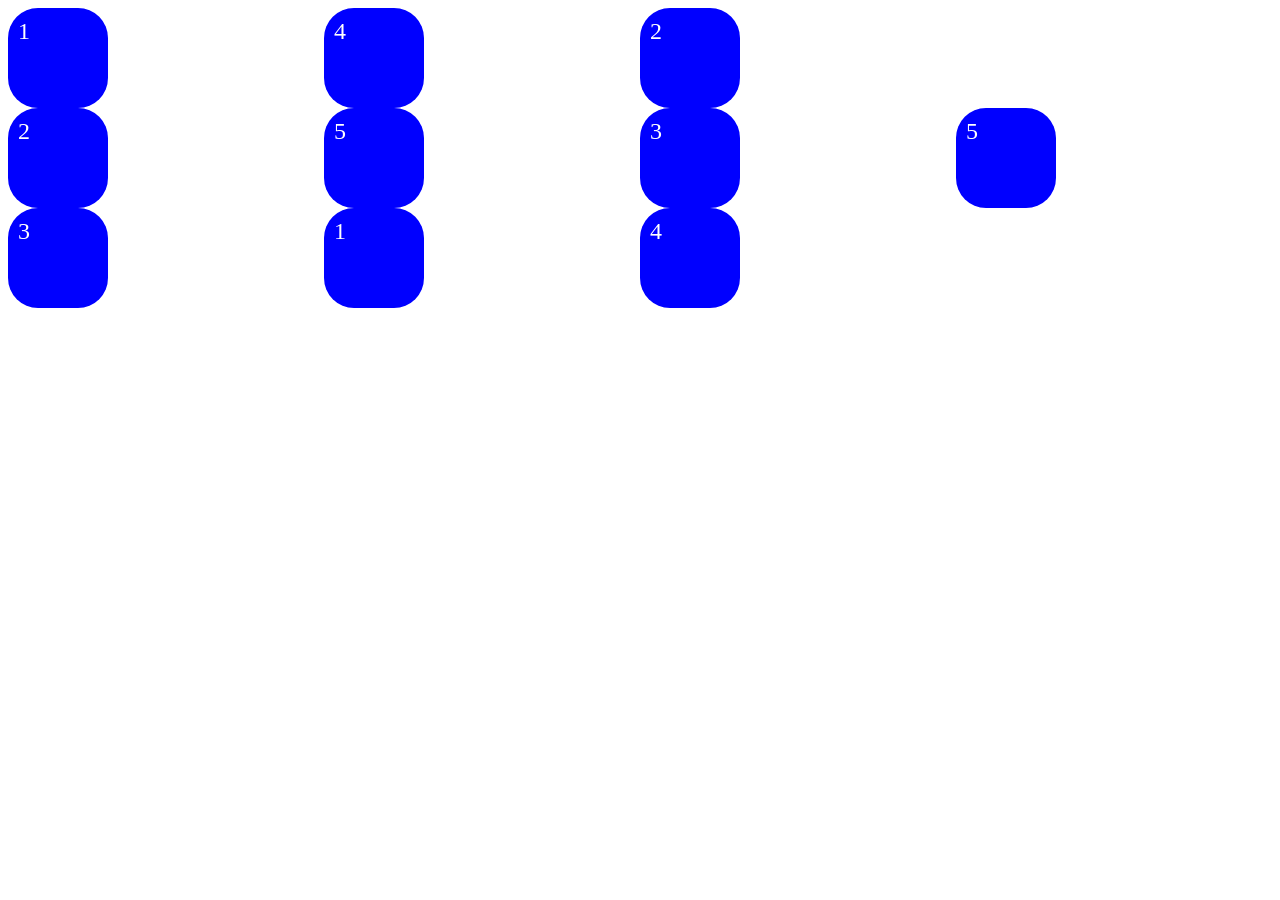
<file: boxmodel/index2.html>
<!DOCTYPE html>
<html lang="en">
<head>
    <meta charset="UTF-8">
    <meta name="viewport" content="width=device-width, initial-scale=1.0">
    <title>Document</title>
    <link rel="stylesheet" href="index2.css">
</head>

<body>
     <div class="container">
      <div class="box">1</div>
      <div class="box">2</div>
      <div class="box">3</div>
      <div class="box">4</div>
      <div class="box">5</div>
      <div class="box">1</div>
      <div class="box">2</div>
      <div class="box">3</div>
      <div class="box">4</div>
      <div class="box">5</div>
    </div>
</body>
</html>
</file>
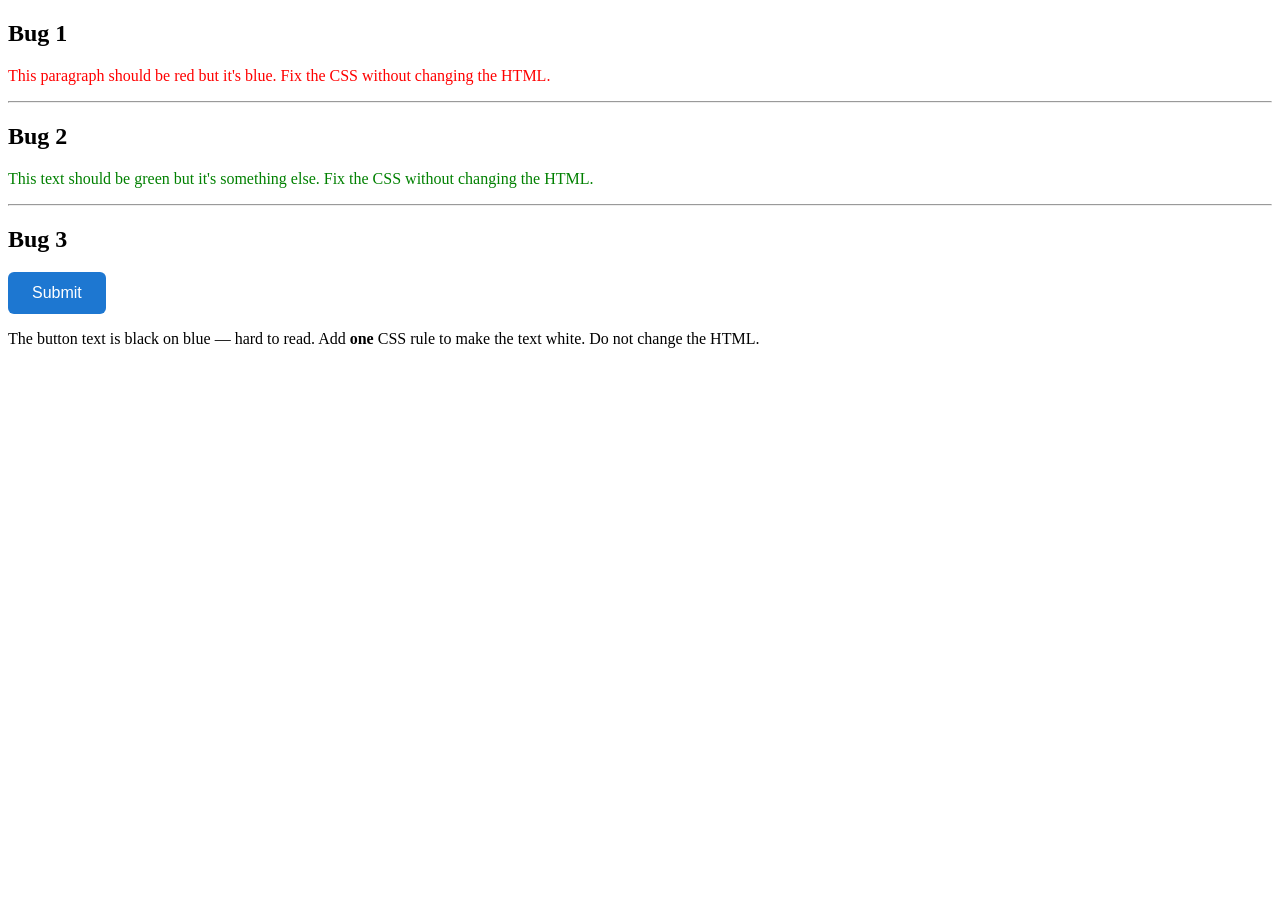
<file: exercises/module-01-selectors/exercise-specificity.html>
<!DOCTYPE html>
<html lang="en">
<head>
  <meta charset="UTF-8">
  <meta name="viewport" content="width=device-width, initial-scale=1.0">
  <title>Debug — Specificity</title>
  <link rel="stylesheet" href="exercise-specificity.css">
</head>
<body>

  <section class="exercise">
    <h2>Bug 1</h2>
    <p class="highlight">This paragraph should be red but it's blue. Fix the CSS without changing the HTML.</p>
  </section>

  <hr>

  <section class="exercise">
    <h2>Bug 2</h2>
    <div class="card">
      <p id="special">This text should be green but it's something else. Fix the CSS without changing the HTML.</p>
    </div>
  </section>

  <hr>

  <section class="exercise">
    <h2>Bug 3</h2>
    <button class="btn">Submit</button>
    <p>The button text is black on blue — hard to read. Add <strong>one</strong> CSS rule to make the text white. Do not change the HTML.</p>
  </section>

</body>
</html>
</file>
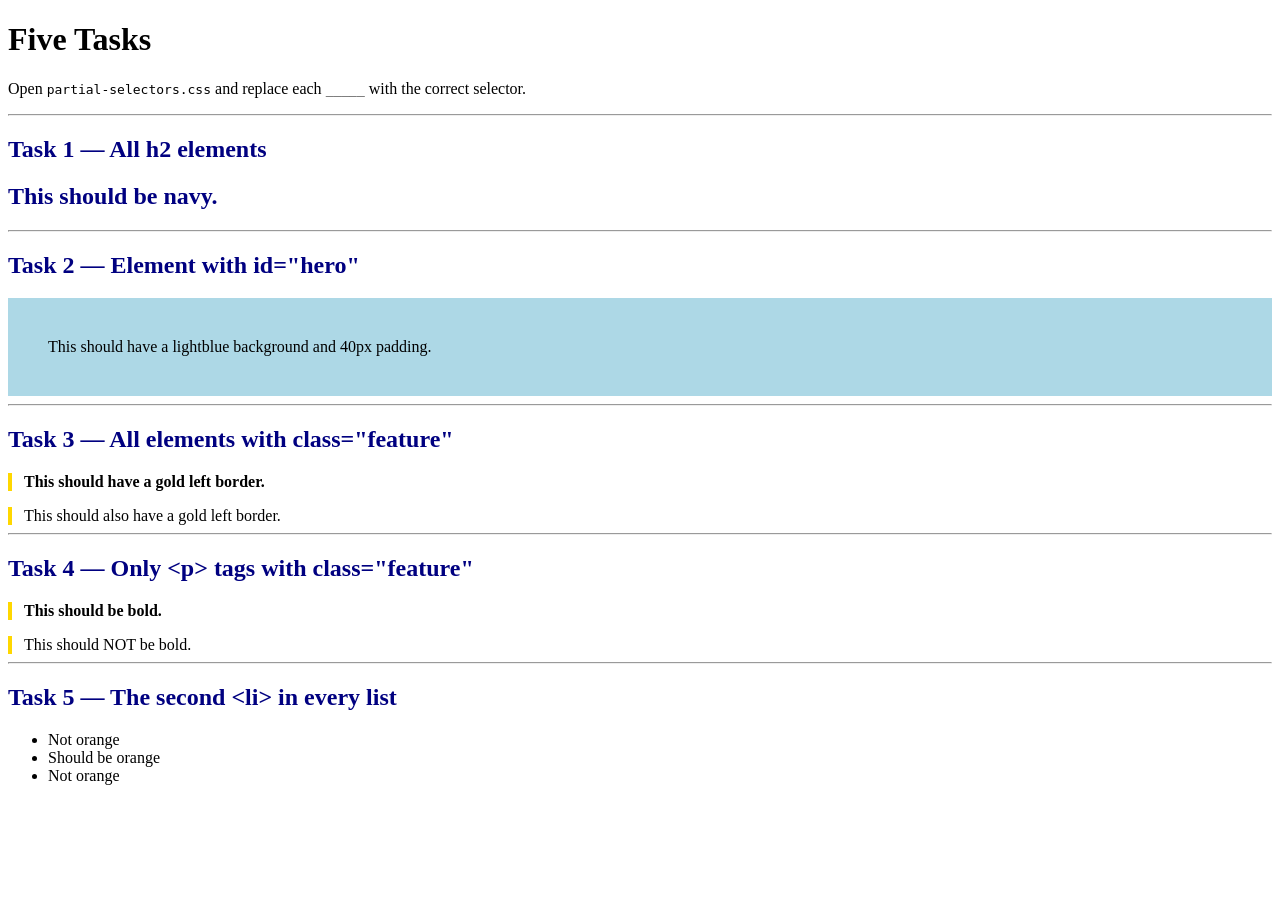
<file: exercises/module-01-selectors/partial-selectors.html>
<!DOCTYPE html>
<html lang="en">
<head>
  <meta charset="UTF-8">
  <meta name="viewport" content="width=device-width, initial-scale=1.0">
  <title>Partial — Selectors</title>
  <link rel="stylesheet" href="partial-selectors.css">
</head>
<body>

  <h1>Five Tasks</h1>
  <p>Open <code>partial-selectors.css</code> and replace each <code>_____</code> with the correct selector.</p>

  <hr>

  <h2>Task 1 — All h2 elements</h2>
  <h2>This should be navy.</h2>

  <hr>

  <h2>Task 2 — Element with id="hero"</h2>
  <div id="hero">This should have a lightblue background and 40px padding.</div>

  <hr>

  <h2>Task 3 — All elements with class="feature"</h2>
  <p class="feature">This should have a gold left border.</p>
  <div class="feature">This should also have a gold left border.</div>

  <hr>

  <h2>Task 4 — Only &lt;p&gt; tags with class="feature"</h2>
  <p class="feature">This should be bold.</p>
  <div class="feature">This should NOT be bold.</div>

  <hr>

  <h2>Task 5 — The second &lt;li&gt; in every list</h2>
  <ul>
    <li>Not orange</li>
    <li>Should be orange</li>
    <li>Not orange</li>
  </ul>

</body>
</html>
</file>
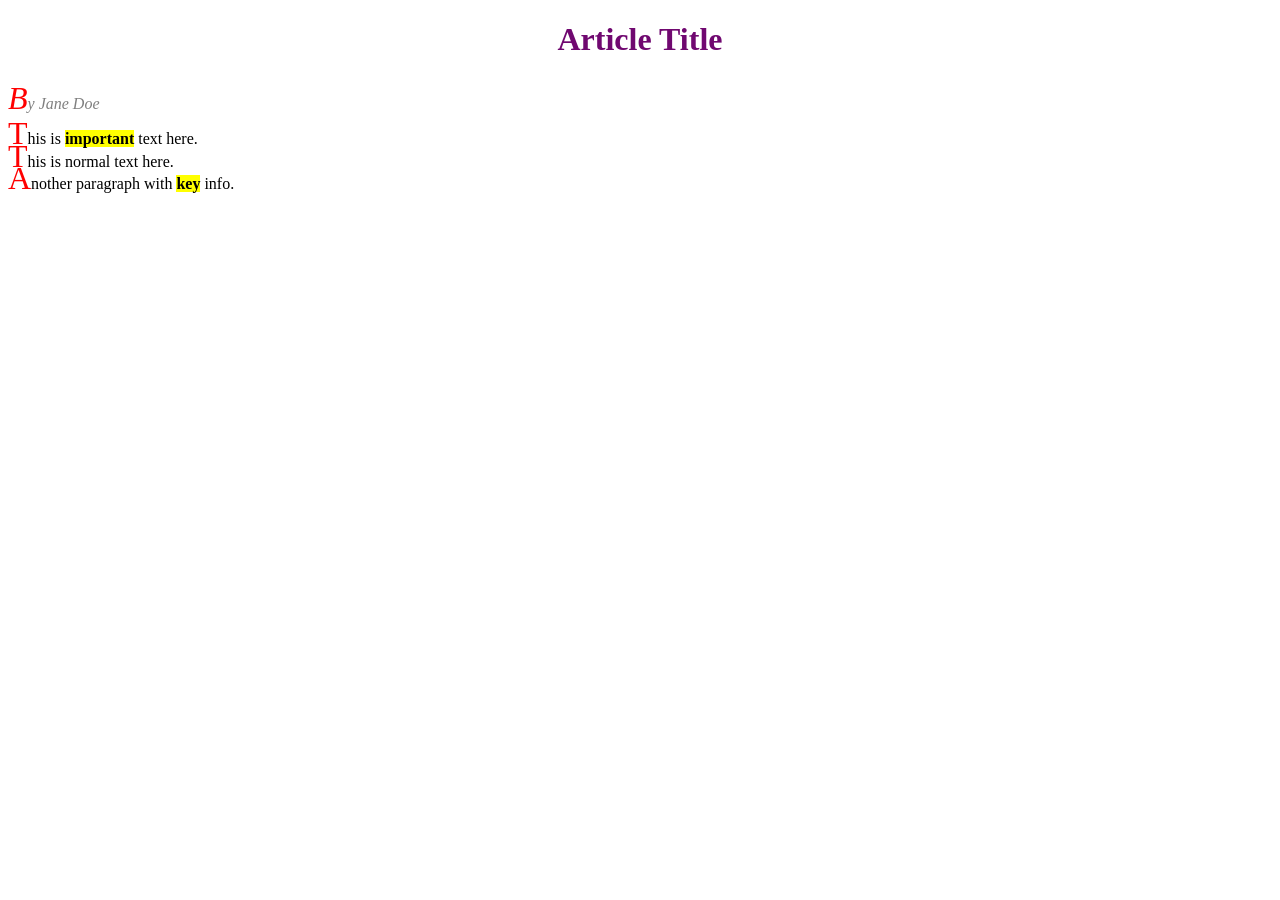
<file: exercises/module-01-selectors/scratch-style-article.html>
<!DOCTYPE html>
<html lang="en">
<head>
  <meta charset="UTF-8">
  <meta name="viewport" content="width=device-width, initial-scale=1.0">
  <title>Scratch — Style an Article</title>
  <link rel="stylesheet" href="scratch-style-article.css">
</head>
<body>
  <h1>Article Title</h1>
  <p id="author">By Jane Doe</p>
  <div class="content">
    <p>This is <span class="highlight">important</span> text here.</p>
    <p>This is <span>normal</span> text here.</p>
    <p>Another paragraph with <span class="highlight">key</span> info.</p>
  </div>
</body>
</html>
</file>
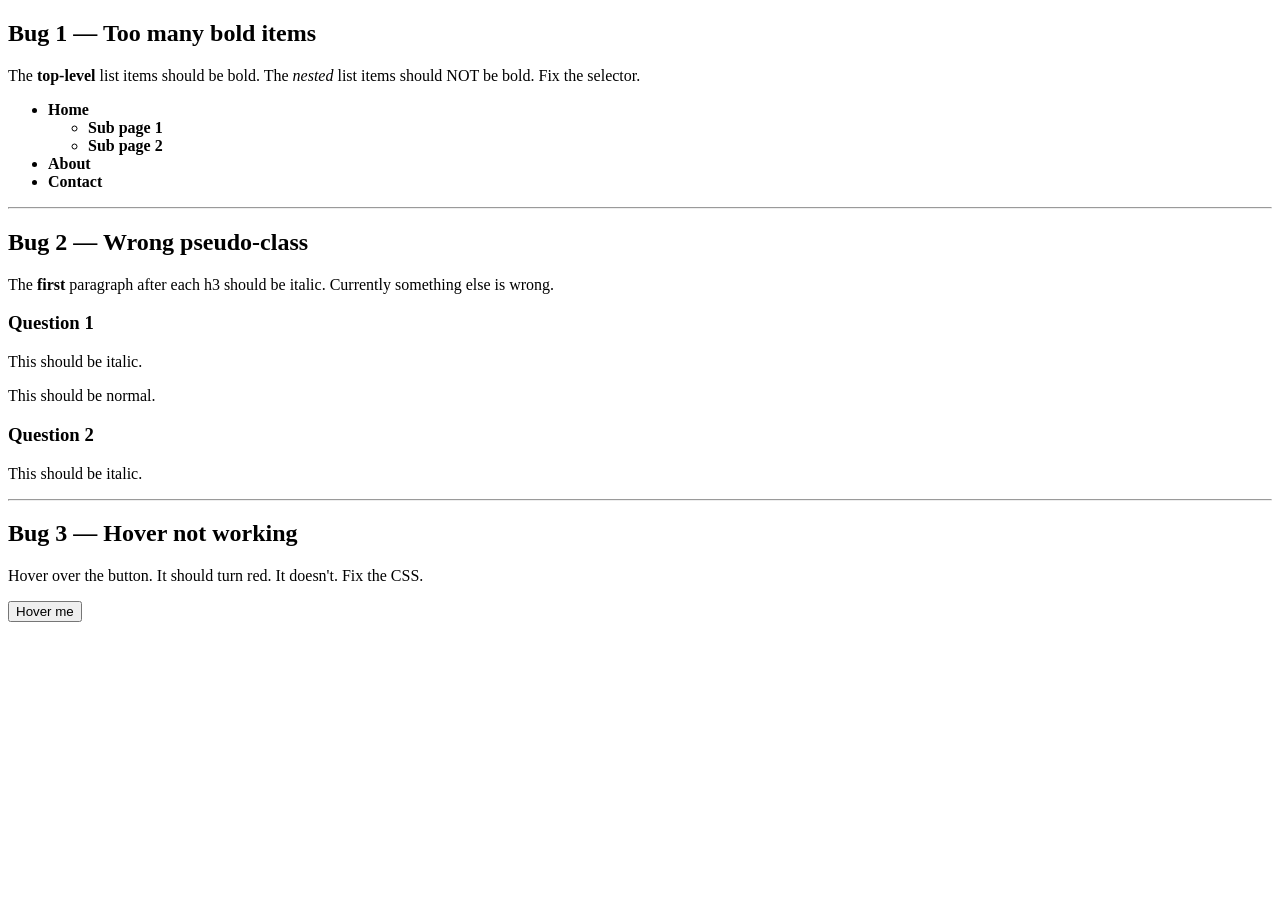
<file: exercises/module-02-combinators/exercise-combinators.html>
<!DOCTYPE html>
<html lang="en">
<head>
  <meta charset="UTF-8">
  <meta name="viewport" content="width=device-width, initial-scale=1.0">
  <title>Debug — Combinators</title>
  <link rel="stylesheet" href="exercise-combinators.css">
</head>
<body>

  <section class="exercise">
    <h2>Bug 1 — Too many bold items</h2>
    <p>The <strong>top-level</strong> list items should be bold. The <em>nested</em> list items should NOT be bold. Fix the selector.</p>
    <ul class="nav">
      <li>Home
        <ul>
          <li>Sub page 1</li>
          <li>Sub page 2</li>
        </ul>
      </li>
      <li>About</li>
      <li>Contact</li>
    </ul>
  </section>

  <hr>

  <section class="exercise">
    <h2>Bug 2 — Wrong pseudo-class</h2>
    <p>The <strong>first</strong> paragraph after each h3 should be italic. Currently something else is wrong.</p>
    <div class="faq">
      <h3>Question 1</h3>
      <p>This should be italic.</p>
      <p>This should be normal.</p>
      <h3>Question 2</h3>
      <p>This should be italic.</p>
    </div>
  </section>

  <hr>

  <section class="exercise">
    <h2>Bug 3 — Hover not working</h2>
    <p>Hover over the button. It should turn red. It doesn't. Fix the CSS.</p>
    <button class="btn-hover">Hover me</button>
  </section>

</body>
</html>
</file>
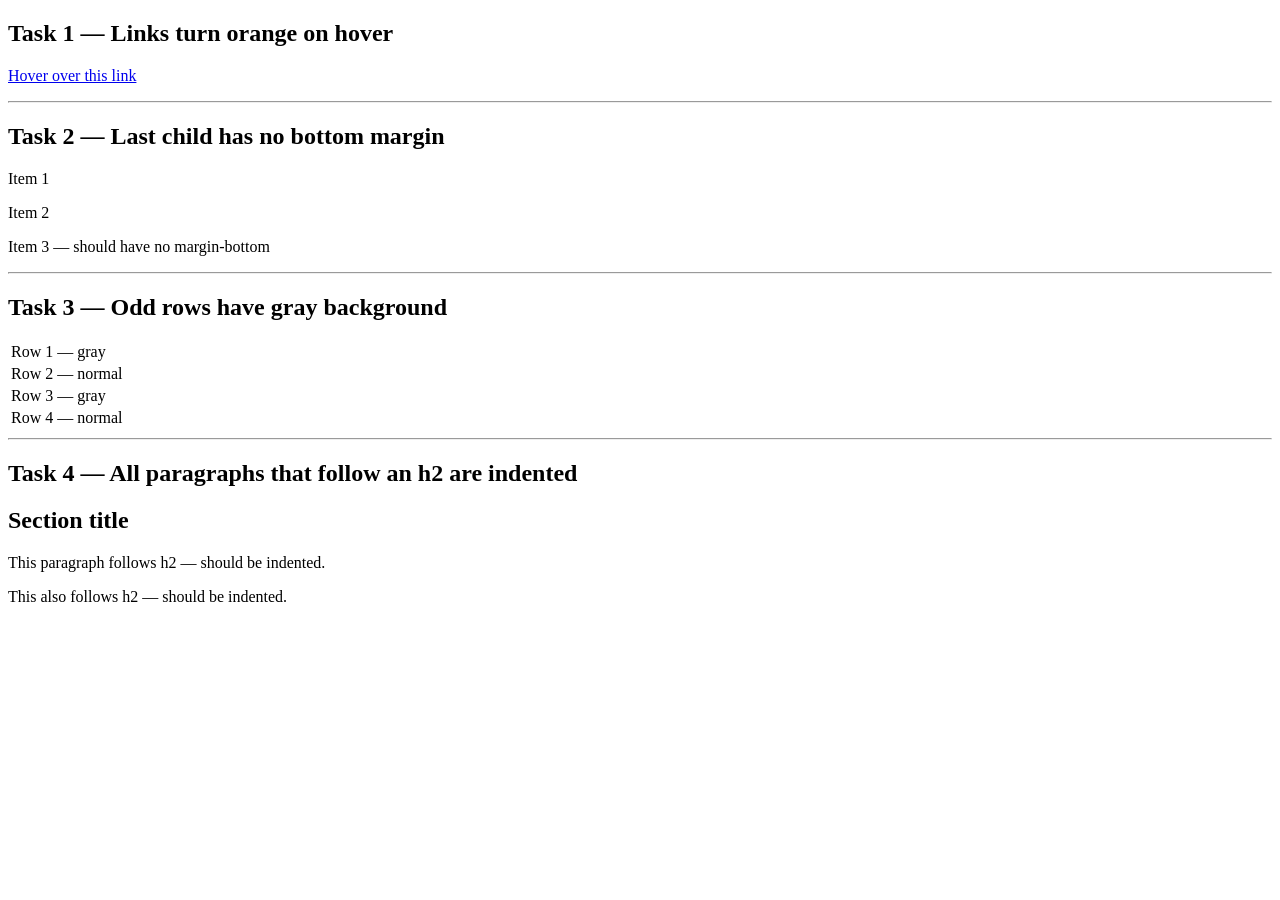
<file: exercises/module-02-combinators/partial-pseudo.html>
<!DOCTYPE html>
<html lang="en">
<head>
  <meta charset="UTF-8">
  <meta name="viewport" content="width=device-width, initial-scale=1.0">
  <title>Partial — Pseudo-classes</title>
  <link rel="stylesheet" href="partial-pseudo.css">
</head>
<body>

  <h2>Task 1 — Links turn orange on hover</h2>
  <p><a href="#">Hover over this link</a></p>

  <hr>

  <h2>Task 2 — Last child has no bottom margin</h2>
  <div class="list">
    <p>Item 1</p>
    <p>Item 2</p>
    <p>Item 3 — should have no margin-bottom</p>
  </div>

  <hr>

  <h2>Task 3 — Odd rows have gray background</h2>
  <table>
    <tr><td>Row 1 — gray</td></tr>
    <tr><td>Row 2 — normal</td></tr>
    <tr><td>Row 3 — gray</td></tr>
    <tr><td>Row 4 — normal</td></tr>
  </table>

  <hr>

  <h2>Task 4 — All paragraphs that follow an h2 are indented</h2>
  <h2>Section title</h2>
  <p>This paragraph follows h2 — should be indented.</p>
  <p>This also follows h2 — should be indented.</p>

</body>
</html>
</file>
<file: boxmodel/index.css>
div{
    width: 300px;
    height: 300px;
    background-color: rgb(30, 206, 212);
    padding: 10px 20px 30px 0; 
}
</file>
<file: exercises/capstone-restaurant/style.css>
/* ============================================
   🏆 CAPSTONE — RESTAURANT MENU
   Write ALL CSS from scratch.
   
   The HTML is complete with BEM naming.
   Your job: style everything.

   REQUIREMENTS:
   1. CSS Reset (* { box-sizing: border-box; margin: 0; padding: 0; })
   2. body — font-family sans-serif, background #faf8f5, color #333
   3. .header — text-align center, padding 60px 20px 40px, background #2d3436, color white
      .header__title — font-size 2.5rem, letter-spacing 1px
      .header__subtitle — font-style italic, color #b2bec3, margin-top 8px
   
   4. .nav — display flex, justify-content center, gap 24px, padding 16px, 
      position sticky, top 0, background white, box-shadow, z-index 10
      .nav__link — text-decoration none, color #555, font-weight 600
      .nav__link:hover — color #e17055
   
   5. .menu — max-width 900px, margin auto, padding 40px 20px
      .menu__heading — font-size 1.8rem, margin-bottom 24px, border-bottom 2px solid #e17055, 
      padding-bottom 8px
      .menu__grid — display flex, flex-wrap wrap, gap 24px, justify-content center
   
   6. .menu-item — flex 1 1 260px, border 1px solid #e0e0e0, border-radius 8px, 
      padding 24px, background white, position relative
      .menu-item:hover — box-shadow 0 4px 16px rgba(0,0,0,0.1), translateY -4px, 
      transition all 0.2s ease
      .menu-item__name — font-size 1.2rem, margin-bottom 8px
      .menu-item__desc — color #777, font-size 0.9rem, line-height 1.5, margin-bottom 12px
      .menu-item__price — font-weight bold, color #e17055, font-size 1.1rem
      .menu-item__badge — position absolute, top 8px, right 8px, background #e17055, 
      color white, padding 4px 10px, font-size 0.75rem, border-radius 4px, font-weight bold
      .menu-item__badge--sold — background #636e72
   
   7. .footer — text-align center, padding 32px, background #2d3436, color white, margin-top 40px
      .footer__text — font-size 0.9rem, color #b2bec3
   
   8. RESPONSIVE:
      At max-width: 600px, make .menu__grid flex-direction column
      At max-width: 600px, reduce .header padding
   ============================================ */
</file>
<file: boxmodel/index2.css>
.container{
display: flex;
justify-content: space-evenly;
flex-direction: column;
height: 300px;
flex-wrap: wrap;
}

.box{
    width: 100px;
    height: 100px;
    background-color:blue;
    color: white;
    font: bold;
    font-size: 24px;
    box-sizing: border-box;
    padding: 10px;

    border-radius: 30px;
}
</file>
<file: exercises/module-01-selectors/exercise-specificity.css>
/* ============================================
   DEBUG — SPECIFICITY
   Three CSS bugs for you to fix.
   Rules: Do NOT modify the HTML file.
   ============================================ */


/* --- Bug 1 ---
   Goal: The paragraph with class "highlight" should be red.
   Problem: It's blue right now.
   Fix: remove the extra specificity from the first selector.
*/

p.highlight {
  color: blue;
}

p.highlight {
  color: red;
}


/* --- Bug 2 ---
   Goal: The paragraph with id="special" inside .card should be green.
   Problem: A more specific selector is overriding #special.
   Fix: remove the extra specificity from the first selector.
*/

p {
  color: black;
}

#special {
  color: green;
}


/* --- Bug 3 ---
   Goal: The button text should be white on the blue background.
   Current: Button has color: black.
   Add ONE new rule to .btn below to make text white.
   Do not remove the existing color rule.
*/

.btn {
  color: black;
  background: #1d77d1;
  padding: 12px 24px;
  border: none;
  border-radius: 6px;
  font-size: 1rem;

  color: white;
}
</file>
<file: exercises/module-01-selectors/partial-selectors.css>
/* ============================================
   PARTIAL — SELECTORS
   Replace each _____ with the correct selector.
   ============================================ */


/* Task 1 — Select all h2 elements */
h2 {
  color: navy;
}


/* Task 2 — Select the element with id="hero" */
#hero {
  background: lightblue;
  padding: 40px;
}


/* Task 3 — Select ALL elements with class="feature" */
.feature {
  border-left: 4px solid gold;
  padding-left: 12px;
}


/* Task 4 — Select only <p> tags that have class="feature" */
p.feature {
  font-weight: bold;
}


/* Task 5 — Select only the second <li> in every <ul> */
___ {
  color: orange;
}
</file>
<file: exercises/module-01-selectors/scratch-style-article.css>
/* ============================================
   SCRATCH — STYLE AN ARTICLE
   Write all CSS from scratch.
   
   TASKS:
   1. h1 — deep purple, centered text
   2. Element with id="author" — italic, gray color
   3. All paragraphs inside .content — line-height of 1.8
   4. All span elements with class="highlight" — bold, yellow background
   5. First letter of every paragraph — 2x font size, red
   ============================================ */
   
h1{
   color: rgb(112, 8, 112);
   text-align: center;
}

#author{
   font-style: italic;
   color: gray;
}

.content{
   line-height: 1.8px;
}

span.highlight{
font-weight: bold;
background-color: yellow;
}

p::first-letter{
   color: red;
   font-size: 200%;
}
</file>
<file: exercises/module-02-combinators/exercise-combinators.css>
/* ============================================
   DEBUG — COMBINATORS & PSEUDO-CLASSES
   Fix the CSS. Do NOT modify the HTML file.
   ============================================ */


/* --- Bug 1 ---
   Goal: Only top-level li items should be bold.
   Current: ALL li items including nested ones are bold.
   Fix the descendant selector to use a child selector instead.
*/

.nav li {
  font-weight: bold;
}


/* --- Bug 2 ---
   Goal: The first paragraph AFTER each h3 should be italic.
   Current: Something is wrong — all or none are italic.
   Fix the selector.
*/

h3 p {
  font-style: italic;
}


/* --- Bug 3 ---
   Goal: Hovering the button should turn its background red.
   Current: Nothing happens on hover.
   Fix the selector.
*/

.btn-hover hover {
  background: red;
  color: white;
}
</file>
<file: exercises/module-02-combinators/partial-pseudo.css>
/* ============================================
   PARTIAL — PSEUDO-CLASSES
   Replace each _____ with the correct selector.
   ============================================ */


/* Task 1 — All <a> links should turn orange when hovered */
_____ {
  color: orange;
}


/* Task 2 — The last <p> inside .list should have margin-bottom: 0 */
.list _____ {
  margin-bottom: 0;
}


/* Task 3 — Odd <tr> rows should have background: #f5f5f5 */
_____ {
  background: #f5f5f5;
}


/* Task 4 — All <p> elements that are siblings of (follow) an <h2> should have margin-left: 20px */
_____ {
  margin-left: 20px;
}
</file>
